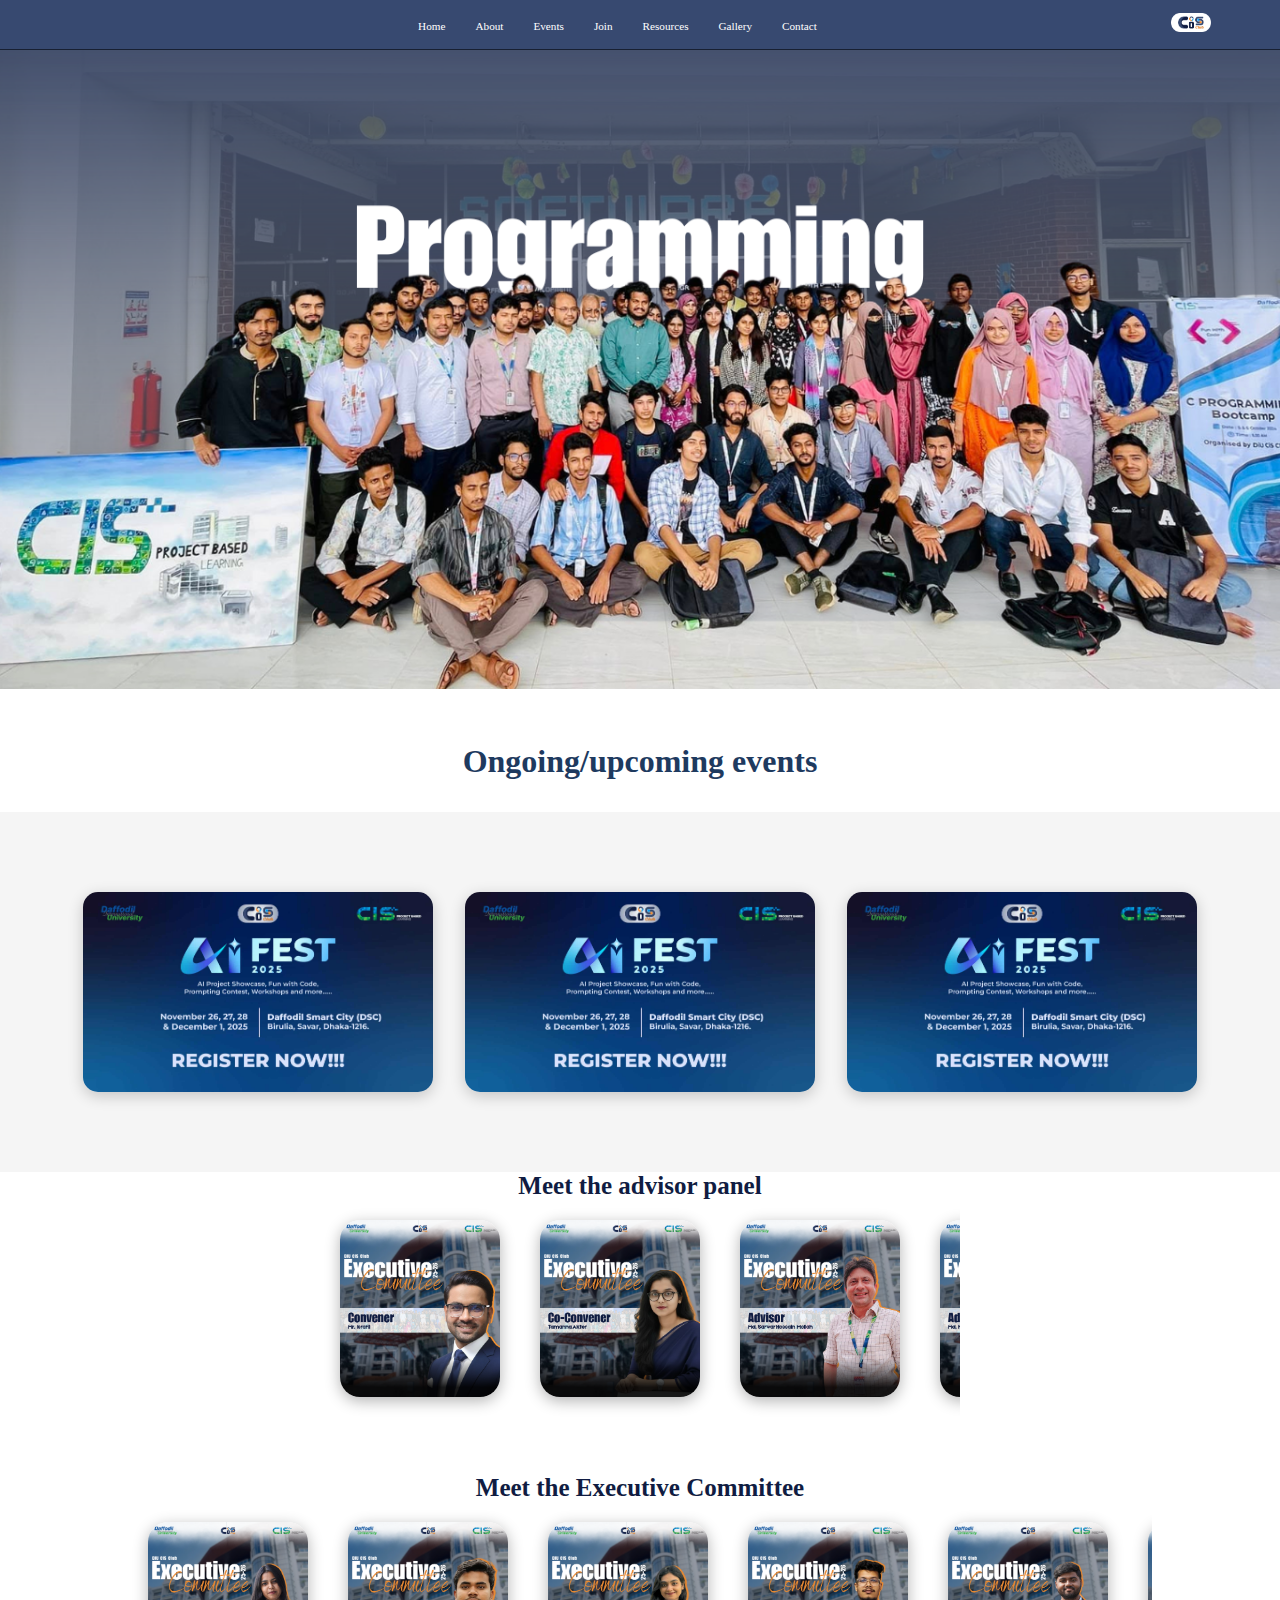
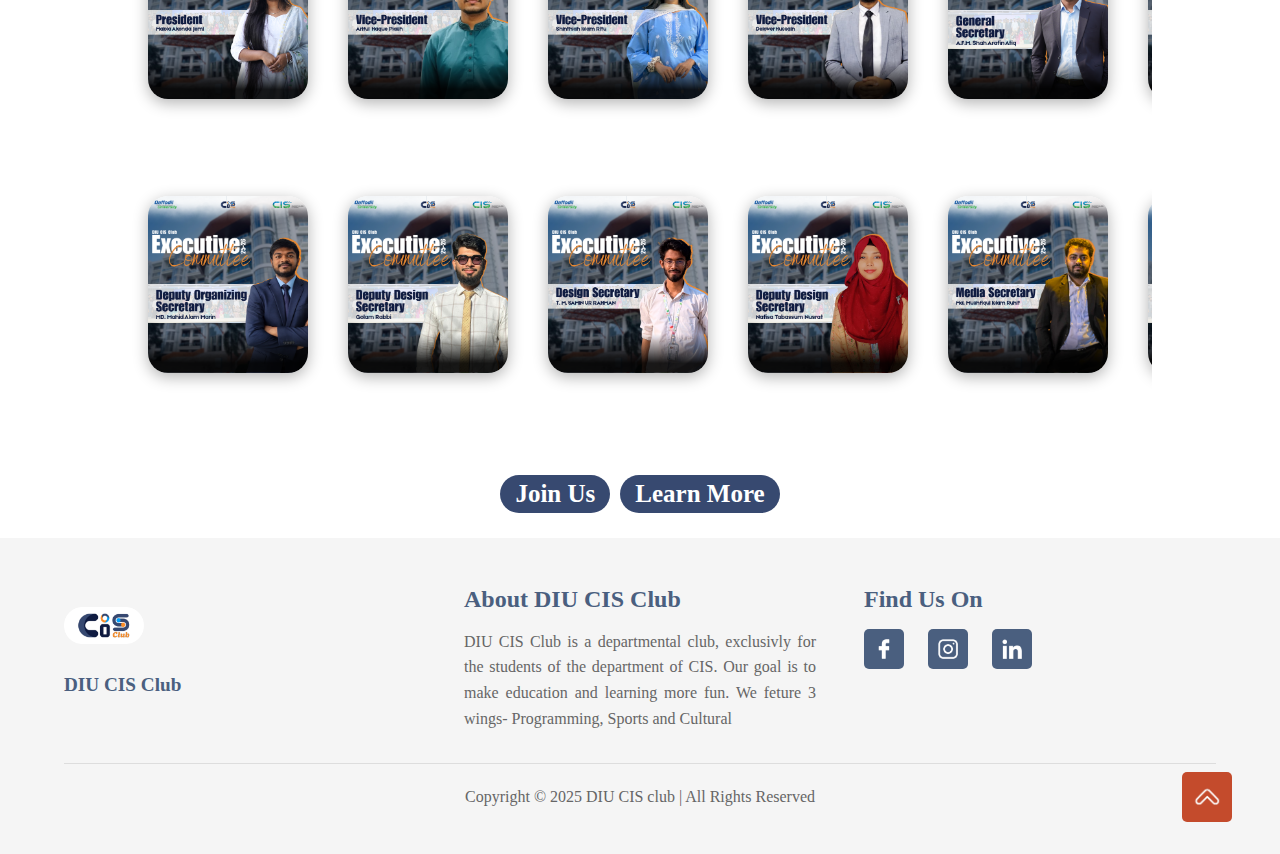
<file: index.html>
<!DOCTYPE html>
<html lang="en">
<head>
    <meta charset="UTF-8">
    <meta name="viewport" content="width=device-width, initial-scale=1.0">
    <title>DIU_CIS_Club_home</title>
    <link rel = "stylesheet" href = "style.css">
</head>
<body>
    
   <!--nav bar-->
   <nav>
    <ul class ="nav-links">
        <li> 
            <a href = "index.html">Home</a>
        </li>
        <li> 
            <a href = "about.html">About</a>
        </li>
        <li> 
            <a href = "events.html">Events</a>
        </li>
        <li> 
            <a href = "join.html">Join</a>
        </li>
        <li> 
            <a href = "resources.html">Resources</a>
        </li>
        <li> 
            <a href = "gallery.html">Gallery</a>
        </li>
        <li> 
            <a href = "contact.html">Contact</a>
        </li>
    </ul>

    <div class = "logo"> <img src ="clublogo.png" width = "40px"> </div>

   </nav>



<div class="hero-slider">
    <div class="hero-slide-track">
        <div class="hero-slide">
            <img src="hero/heroslide1.png" alt="Hero Image 1">
        </div>
        <div class="hero-slide">
            <img src="hero/heroslide2.png" alt="Hero Image 2">
        </div>
        <div class="hero-slide">
            <img src="hero/heroslide3.png" alt="Hero Image 3">
        </div>
    </div>

</div>



<h2 class="events-heading">Ongoing/upcoming events</h2>
<section class="events-section">
    <div class="events-container">
        <div class="event-card">
            <img src="event_img/event1.jpg" alt="AI Fest Event 1">
        </div>
        <div class="event-card">
            <img src="event_img/event1.jpg" alt="AI Fest Event 2">
        </div>
        <div class="event-card">
            <img src="event_img/event1.jpg" alt="AI Fest Event 3">
        </div>
    </div>
</section>







    <h1 class = "advsr">Meet the advisor panel<br></h1>
    <div class = "adv-slider">
        <div class = "adv-slide-track">
            
            <div class = "adv-slide">
                <img src = "excom/1.png">
            </div>
            <div class = "adv-slide">
                <img src = "excom/3.png">
            </div>
            <div class = "adv-slide">
                <img src = "excom/5.png">
            </div>
            <div class = "adv-slide">
                <img src = "excom/4.png">
            </div>
            <div class = "adv-slide">
                <img src = "excom/1.png">
            </div>
            <div class = "adv-slide">
                <img src = "excom/3.png">
            </div>
            <div class = "adv-slide">
                <img src = "excom/5.png">
            </div>
            <div class = "adv-slide">
                <img src = "excom/4.png">
            </div>
            <div class = "adv-slide">
                <img src = "excom/1.png">
            </div>
            <div class = "adv-slide">
                <img src = "excom/3.png">
            </div>
            <div class = "adv-slide">
                <img src = "excom/5.png">
            </div>
            <div class = "adv-slide">
                <img src = "excom/4.png">
            </div>

        </div>
    </div>






<h1 class = "excom">Meet the Executive Committee<br></h1>
    <div class = "excom-slider">
        <div class = "excom-slide-track">
            

            <div class = "adv-slide">
                <img src = "excom/7.png">
            </div>
            <div class = "adv-slide">
                <img src = "excom/8.png">
            </div>
            <div class = "adv-slide">
                <img src = "excom/9.png">
            </div>
            <div class = "adv-slide">
                <img src = "excom/10.png">
            </div>
            <div class = "adv-slide">
                <img src = "excom/11.png">
            </div>
            <div class = "adv-slide">
                <img src = "excom/12.png">
            </div>
            <div class = "adv-slide">
                <img src = "excom/13.png">
            </div>
            <div class = "adv-slide">
                <img src = "excom/14.png">
            </div>           
            <div class = "adv-slide">
                <img src = "excom/15.png">
            </div>
            <div class = "adv-slide">
                <img src = "excom/16.png">
            </div>
            <div class = "adv-slide">
                <img src = "excom/17.png">
            </div>
            <div class = "adv-slide">
                <img src = "excom/18.png">
            </div>
            <div class = "adv-slide">
                <img src = "excom/19.png">
            </div>
            <div class = "adv-slide">
                <img src = "excom/7.png">
            </div>
            <div class = "adv-slide">
                <img src = "excom/8.png">
            </div>
            <div class = "adv-slide">
                <img src = "excom/9.png">
            </div>
            <div class = "adv-slide">
                <img src = "excom/10.png">
            </div>
            <div class = "adv-slide">
                <img src = "excom/11.png">
            </div>
            <div class = "adv-slide">
                <img src = "excom/12.png">
            </div>
            <div class = "adv-slide">
                <img src = "excom/13.png">
            </div>
            <div class = "adv-slide">
                <img src = "excom/14.png">
            </div>           
            <div class = "adv-slide">
                <img src = "excom/15.png">
            </div>
            <div class = "adv-slide">
                <img src = "excom/16.png">
            </div>
            <div class = "adv-slide">
                <img src = "excom/17.png">
            </div>
            <div class = "adv-slide">
                <img src = "excom/18.png">
            </div>
            
        </div>
    </div>

<div class = "excom-slider">
        <div class = "excom-slide-track">
            
             <div class = "adv-slide">
                <img src = "excom/19.png">
            </div>           
            <div class = "adv-slide">
                <img src = "excom/21.png">
            </div>
            <div class = "adv-slide">
                <img src = "excom/20.png">
            </div>
            <div class = "adv-slide">
                <img src = "excom/22.png">
            </div>
            <div class = "adv-slide">
                <img src = "excom/23.png">
            </div>
            <div class = "adv-slide">
                <img src = "excom/24.png">
            </div>
            <div class = "adv-slide">
                <img src = "excom/25.png">
            </div>
            <div class = "adv-slide">
                <img src = "excom/26.png">
            </div>
            <div class = "adv-slide">
                <img src = "excom/27.png">
            </div>
            <div class = "adv-slide">
                <img src = "excom/28.png">
            </div>
            <div class = "adv-slide">
                <img src = "excom/29.png">
            </div>
            <div class = "adv-slide">
                <img src = "excom/30.png">
            </div>
            <div class = "adv-slide">
                <img src = "excom/31.png">
            </div>
            <div class = "adv-slide">
                <img src = "excom/32.png">
            </div>
             <div class = "adv-slide">
                <img src = "excom/19.png">
            </div>           
            <div class = "adv-slide">
                <img src = "excom/21.png">
            </div>
            <div class = "adv-slide">
                <img src = "excom/20.png">
            </div>
            <div class = "adv-slide">
                <img src = "excom/22.png">
            </div>
            <div class = "adv-slide">
                <img src = "excom/23.png">
            </div>
            <div class = "adv-slide">
                <img src = "excom/24.png">
            </div>
            <div class = "adv-slide">
                <img src = "excom/25.png">
            </div>
            <div class = "adv-slide">
                <img src = "excom/26.png">
            </div>
            <div class = "adv-slide">
                <img src = "excom/27.png">
            </div>
            <div class = "adv-slide">
                <img src = "excom/28.png">
            </div>
            <div class = "adv-slide">
                <img src = "excom/29.png">
            </div>
            <div class = "adv-slide">
                <img src = "excom/30.png">
            </div>
            <div class = "adv-slide">
                <img src = "excom/31.png">
            </div>
            <div class = "adv-slide">
                <img src = "excom/32.png">
            </div>


        </div>
    </div>
   
    






<div class="bottom-buttons">
    <a href="join.html" class="btn">Join Us</a>
    <a href="about.html" class="btn">Learn More</a>
</div>






<footer class="footer">
    <div class="footer-content">
        <div class="footer-section">
            <div class="footer-logo">
                <img src="clublogo.png" alt="Club Logo">
            </div>
            <h3>DIU CIS Club</h3>
        </div>
        
        <div class="footer-section">
            <h2>About DIU CIS Club</h2>
            <p>DIU CIS Club is a departmental club, exclusivly for the students of the department of CIS. Our goal is to make education and learning more fun. We feture 3 wings- Programming, Sports and Cultural </p>
        </div>
        
        <div class="footer-section">
            <h2>Find Us On</h2>
            <div class="social-icons">
                <a href="https://www.facebook.com/diucisclub"><img src="icons/fb.png" alt="Facebook"></a>
                <a href="#"><img src="icons/ig.png" alt="Instagram"></a>
                <a href="#"><img src="icons/lin.png" alt="LinkedIn"></a>
            </div>
        </div>
    </div>
    
    <div class="footer-bottom">
        <p>Copyright © 2025 DIU CIS club | All Rights Reserved</p>
    </div>
    
    <a href="#" class="scroll-to-top">
        <img src="icons/top.png">
        <i class="fas fa-chevron-up"></i>
    </a>
</footer>






</body>
</html>
</file>
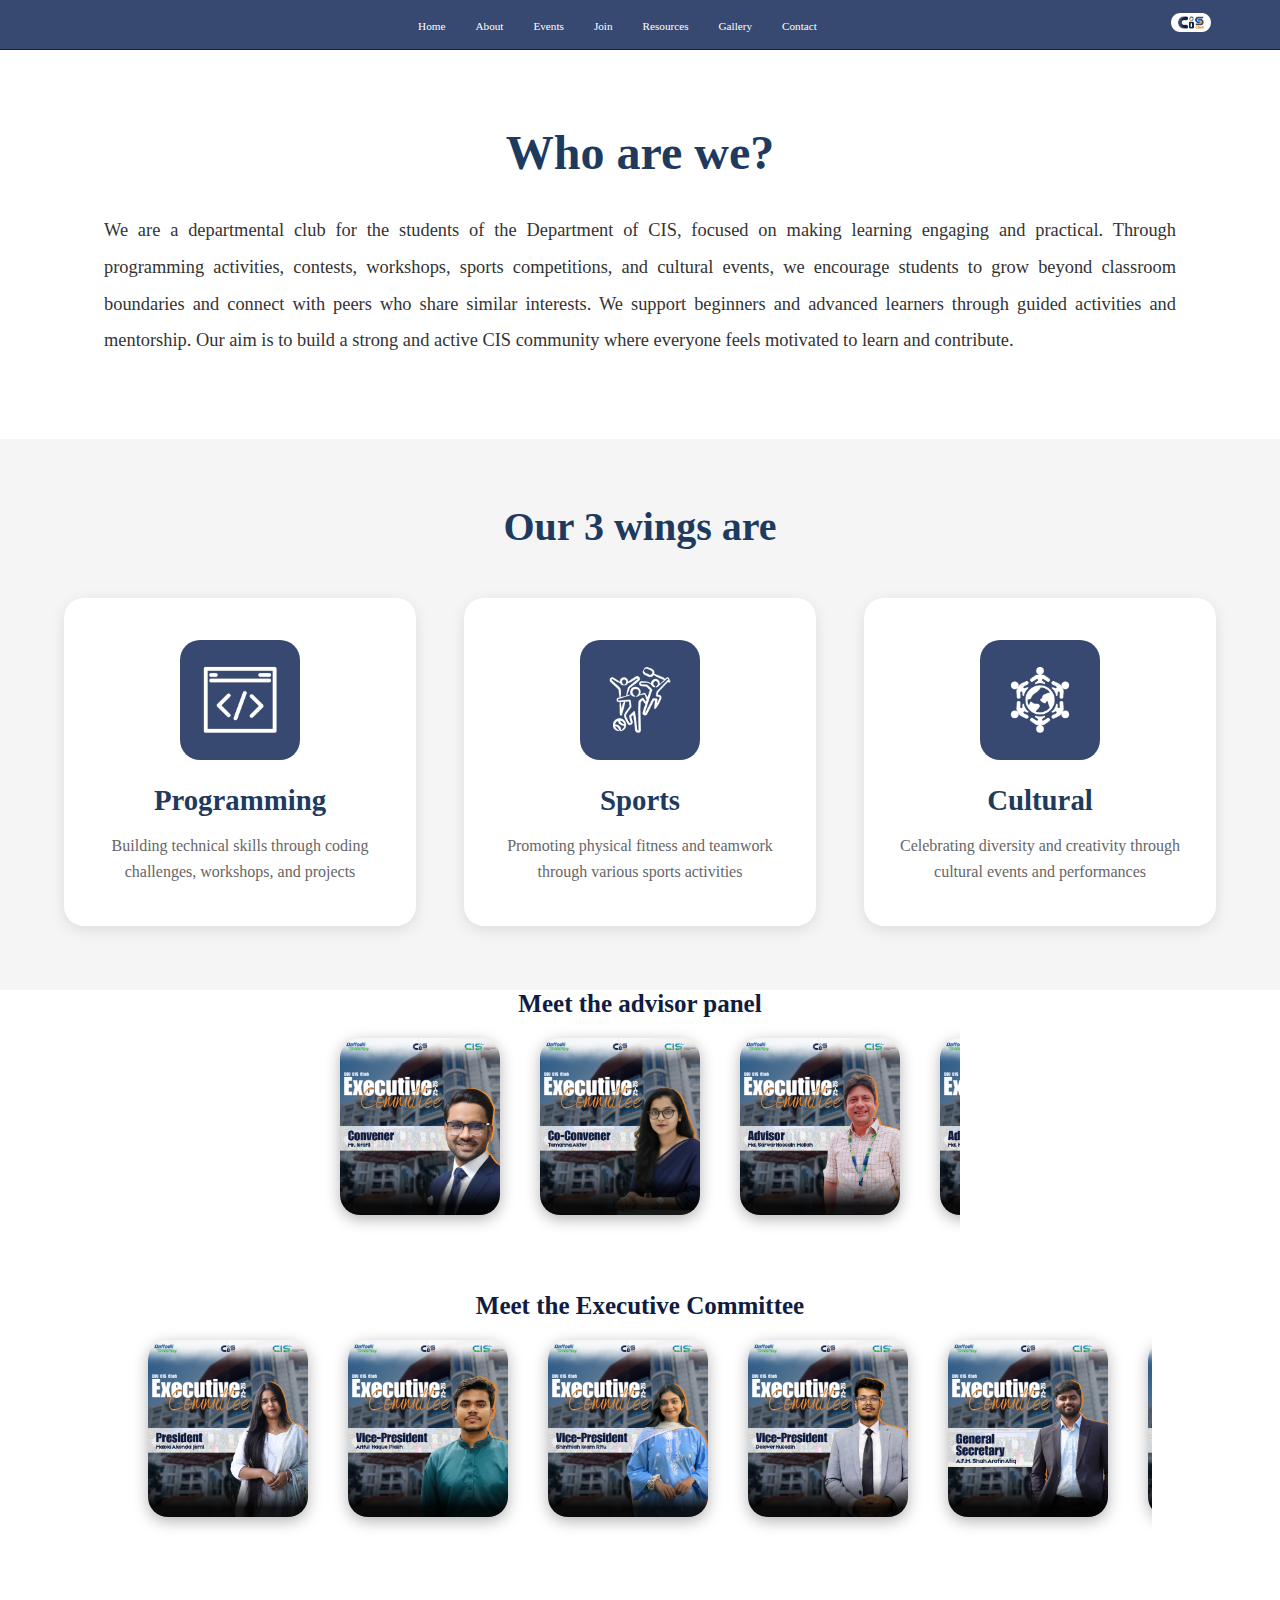
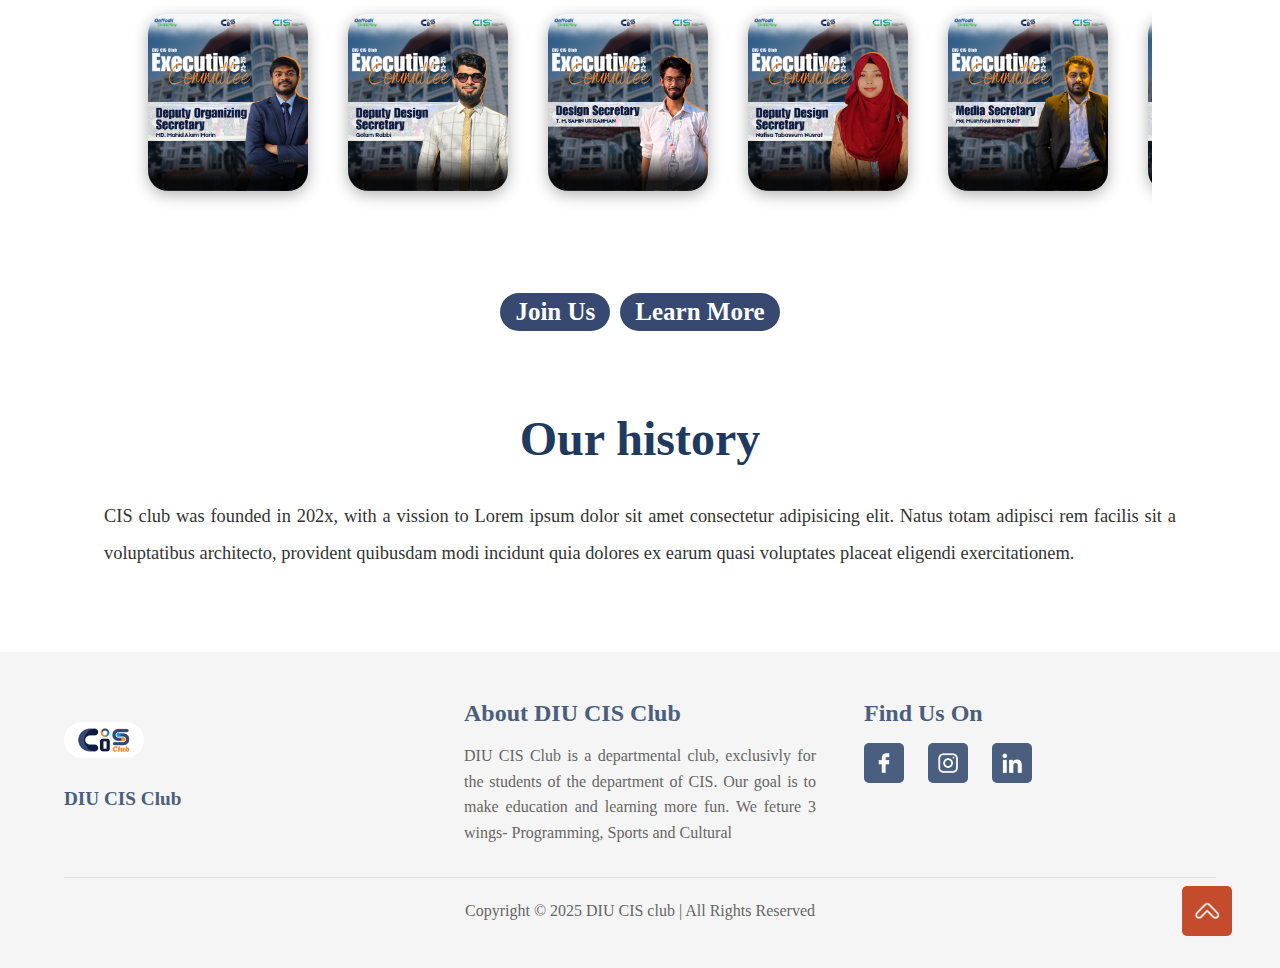
<file: about.html>
<!DOCTYPE html>
<html lang="en">
<head>
    <meta charset="UTF-8">
    <meta name="viewport" content="width=device-width, initial-scale=1.0">
    <title>DIU_CIS_Club_aboutus</title>
    <link rel = "stylesheet" href = "style.css">
</head>
<body>
    
   <!--nav bar-->
   <nav>
    <ul class ="nav-links">
        <li> 
            <a href = "index.html">Home</a>
        </li>
        <li> 
            <a href = "about.html">About</a>
        </li>
        <li> 
            <a href = "events.html">Events</a>
        </li>
        <li> 
            <a href = "join.html">Join</a>
        </li>
        <li> 
            <a href = "resources.html">Resources</a>
        </li>
        <li> 
            <a href = "gallery.html">Gallery</a>
        </li>
        <li> 
            <a href = "contact.html">Contact</a>
        </li>
    </ul>

    <div class = "logo"> <img src ="clublogo.png" width = "40px"> </div>

   </nav>





<section class="about-hero">
    <h1 class="about-title">Who are we?</h1>
    <p class="about-description">
        We are a departmental club for the students of the Department of CIS, focused on making learning engaging and practical. Through programming activities, contests, workshops, sports competitions, and cultural events, we encourage students to grow beyond classroom boundaries and connect with peers who share similar interests. We support beginners and advanced learners through guided activities and mentorship. Our aim is to build a strong and active CIS community where everyone feels motivated to learn and contribute.
    </p>
</section>

<section class="wings-section">
    <h2 class="wings-title">Our 3 wings are</h2>
    <div class="wings-container">
        <div class="wing-card">
            <div class="wing-icon">
                <img src="icons/prog.png" alt="Programming">
            </div>
            <h3>Programming</h3>
            <p>Building technical skills through coding challenges, workshops, and projects</p>
        </div>
        
        <div class="wing-card">
            <div class="wing-icon">
                <img src="icons/sport.png" alt="Sports">
            </div>
            <h3>Sports</h3>
            <p>Promoting physical fitness and teamwork through various sports activities</p>
        </div>
        
        <div class="wing-card">
            <div class="wing-icon">
                <img src="icons/cultural.png" alt="Cultural">
            </div>
            <h3>Cultural</h3>
            <p>Celebrating diversity and creativity through cultural events and performances</p>
        </div>
    </div>
</section>






    <!--advisor panel-->
    <h1 class = "advsr">Meet the advisor panel<br></h1>
    <div class = "adv-slider">
        <div class = "adv-slide-track">
            
            <div class = "adv-slide">
                <img src = "excom/1.png">
            </div>
            <div class = "adv-slide">
                <img src = "excom/3.png">
            </div>
            <div class = "adv-slide">
                <img src = "excom/5.png">
            </div>
            <div class = "adv-slide">
                <img src = "excom/4.png">
            </div>
            <div class = "adv-slide">
                <img src = "excom/1.png">
            </div>
            <div class = "adv-slide">
                <img src = "excom/3.png">
            </div>
            <div class = "adv-slide">
                <img src = "excom/5.png">
            </div>
            <div class = "adv-slide">
                <img src = "excom/4.png">
            </div>
            <div class = "adv-slide">
                <img src = "excom/1.png">
            </div>
            <div class = "adv-slide">
                <img src = "excom/3.png">
            </div>
            <div class = "adv-slide">
                <img src = "excom/5.png">
            </div>
            <div class = "adv-slide">
                <img src = "excom/4.png">
            </div>

        </div>
    </div>



<h1 class = "excom">Meet the Executive Committee<br></h1>
    <div class = "excom-slider">
        <div class = "excom-slide-track">
            

            <div class = "adv-slide">
                <img src = "excom/7.png">
            </div>
            <div class = "adv-slide">
                <img src = "excom/8.png">
            </div>
            <div class = "adv-slide">
                <img src = "excom/9.png">
            </div>
            <div class = "adv-slide">
                <img src = "excom/10.png">
            </div>
            <div class = "adv-slide">
                <img src = "excom/11.png">
            </div>
            <div class = "adv-slide">
                <img src = "excom/12.png">
            </div>
            <div class = "adv-slide">
                <img src = "excom/13.png">
            </div>
            <div class = "adv-slide">
                <img src = "excom/14.png">
            </div>           
            <div class = "adv-slide">
                <img src = "excom/15.png">
            </div>
            <div class = "adv-slide">
                <img src = "excom/16.png">
            </div>
            <div class = "adv-slide">
                <img src = "excom/17.png">
            </div>
            <div class = "adv-slide">
                <img src = "excom/18.png">
            </div>
            <div class = "adv-slide">
                <img src = "excom/19.png">
            </div>
            <div class = "adv-slide">
                <img src = "excom/7.png">
            </div>
            <div class = "adv-slide">
                <img src = "excom/8.png">
            </div>
            <div class = "adv-slide">
                <img src = "excom/9.png">
            </div>
            <div class = "adv-slide">
                <img src = "excom/10.png">
            </div>
            <div class = "adv-slide">
                <img src = "excom/11.png">
            </div>
            <div class = "adv-slide">
                <img src = "excom/12.png">
            </div>
            <div class = "adv-slide">
                <img src = "excom/13.png">
            </div>
            <div class = "adv-slide">
                <img src = "excom/14.png">
            </div>           
            <div class = "adv-slide">
                <img src = "excom/15.png">
            </div>
            <div class = "adv-slide">
                <img src = "excom/16.png">
            </div>
            <div class = "adv-slide">
                <img src = "excom/17.png">
            </div>
            <div class = "adv-slide">
                <img src = "excom/18.png">
            </div>
            
        </div>
    </div>

<div class = "excom-slider">
        <div class = "excom-slide-track">
            
             <div class = "adv-slide">
                <img src = "excom/19.png">
            </div>           
            <div class = "adv-slide">
                <img src = "excom/21.png">
            </div>
            <div class = "adv-slide">
                <img src = "excom/20.png">
            </div>
            <div class = "adv-slide">
                <img src = "excom/22.png">
            </div>
            <div class = "adv-slide">
                <img src = "excom/23.png">
            </div>
            <div class = "adv-slide">
                <img src = "excom/24.png">
            </div>
            <div class = "adv-slide">
                <img src = "excom/25.png">
            </div>
            <div class = "adv-slide">
                <img src = "excom/26.png">
            </div>
            <div class = "adv-slide">
                <img src = "excom/27.png">
            </div>
            <div class = "adv-slide">
                <img src = "excom/28.png">
            </div>
            <div class = "adv-slide">
                <img src = "excom/29.png">
            </div>
            <div class = "adv-slide">
                <img src = "excom/30.png">
            </div>
            <div class = "adv-slide">
                <img src = "excom/31.png">
            </div>
            <div class = "adv-slide">
                <img src = "excom/32.png">
            </div>
             <div class = "adv-slide">
                <img src = "excom/19.png">
            </div>           
            <div class = "adv-slide">
                <img src = "excom/21.png">
            </div>
            <div class = "adv-slide">
                <img src = "excom/20.png">
            </div>
            <div class = "adv-slide">
                <img src = "excom/22.png">
            </div>
            <div class = "adv-slide">
                <img src = "excom/23.png">
            </div>
            <div class = "adv-slide">
                <img src = "excom/24.png">
            </div>
            <div class = "adv-slide">
                <img src = "excom/25.png">
            </div>
            <div class = "adv-slide">
                <img src = "excom/26.png">
            </div>
            <div class = "adv-slide">
                <img src = "excom/27.png">
            </div>
            <div class = "adv-slide">
                <img src = "excom/28.png">
            </div>
            <div class = "adv-slide">
                <img src = "excom/29.png">
            </div>
            <div class = "adv-slide">
                <img src = "excom/30.png">
            </div>
            <div class = "adv-slide">
                <img src = "excom/31.png">
            </div>
            <div class = "adv-slide">
                <img src = "excom/32.png">
            </div>


        </div>
    </div>
    


<div class="bottom-buttons">
    <a href="join.html" class="btn">Join Us</a>
    <a href="about.html" class="btn">Learn More</a>
</div>





<section class="about-hero">
    <h1 class="about-title">Our history</h1>
    <p class="about-description">
        CIS club was founded in 202x, with a vission to Lorem ipsum dolor sit amet consectetur adipisicing elit. Natus totam adipisci rem facilis sit a voluptatibus architecto, provident quibusdam modi incidunt quia dolores ex earum quasi voluptates placeat eligendi exercitationem.
    </p>
</section>










    <footer class="footer">
    <div class="footer-content">
        <div class="footer-section">
            <div class="footer-logo">
                <img src="clublogo.png" alt="Club Logo">
            </div>
            <h3>DIU CIS Club</h3>
        </div>
        
        <div class="footer-section">
            <h2>About DIU CIS Club</h2>
            <p>DIU CIS Club is a departmental club, exclusivly for the students of the department of CIS. Our goal is to make education and learning more fun. We feture 3 wings- Programming, Sports and Cultural </p>
        </div>
        
        <div class="footer-section">
            <h2>Find Us On</h2>
            <div class="social-icons">
                <a href="https://www.facebook.com/diucisclub"><img src="icons/fb.png" alt="Facebook"></a>
                <a href="#"><img src="icons/ig.png" alt="Instagram"></a>
                <a href="#"><img src="icons/lin.png" alt="LinkedIn"></a>
            </div>
        </div>
    </div>
    
    <div class="footer-bottom">
        <p>Copyright © 2025 DIU CIS club | All Rights Reserved</p>
    </div>
    
    <a href="#" class="scroll-to-top">
        <img src="icons/top.png">
        <i class="fas fa-chevron-up"></i>
    </a>
</footer>






</body>
</html>
</file>
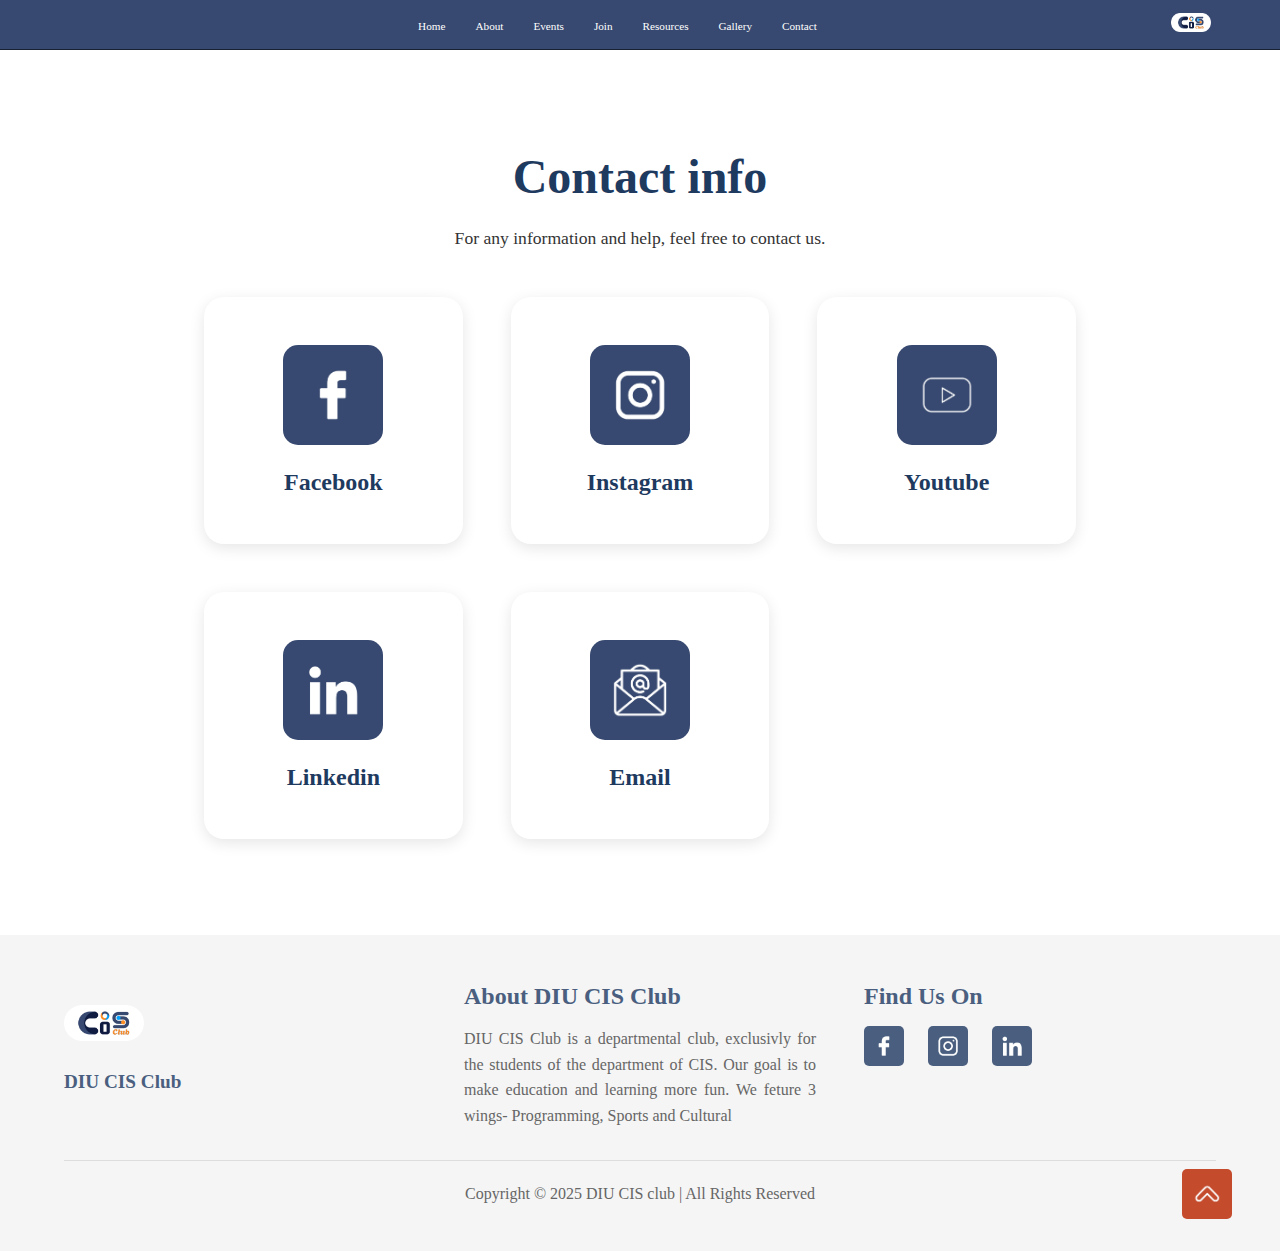
<file: contact.html>
<!DOCTYPE html>
<html lang="en">
<head>
    <meta charset="UTF-8">
    <meta name="viewport" content="width=device-width, initial-scale=1.0">
    <title>DIU_CIS_Club_contact</title>
    <link rel = "stylesheet" href = "style.css">
</head>
<body>
    
   <!--nav bar-->
   <nav>
    <ul class ="nav-links">
        <li> 
            <a href = "index.html">Home</a>
        </li>
        <li> 
            <a href = "about.html">About</a>
        </li>
        <li> 
            <a href = "events.html">Events</a>
        </li>
        <li> 
            <a href = "join.html">Join</a>
        </li>
        <li> 
            <a href = "resources.html">Resources</a>
        </li>
        <li> 
            <a href = "gallery.html">Gallery</a>
        </li>
        <li> 
            <a href = "contact.html">Contact</a>
        </li>
    </ul>

    <div class = "logo"> <img src ="clublogo.png" width = "40px"> </div>

   </nav>
   


  <section class="contact-info-section">
       <div class="contact-info-header">
           <h2 class="contact-info-title">Contact info</h2>
       </div>
       <p class="contact-info-description">For any information and help, feel free to contact us.</p>
       
       <div class="contact-cards-container">
           <a href="https://www.facebook.com/diucisclub" class="contact-card" target="_blank">
               <div class="contact-icon">
                   <img src="icons/fb.png" alt="Facebook">
               </div>
               <h3>Facebook</h3>
           </a>

           <a href="https://www.linkedin.com/company/YOUR_COMPANY" class="contact-card" target="_blank">
               <div class="contact-icon">
                   <img src="icons/ig.png" alt="Instagram">
               </div>
               <h3>Instagram</h3>
           </a>

           <a href="https://www.linkedin.com/company/YOUR_COMPANY" class="contact-card" target="_blank">
               <div class="contact-icon">
                   <img src="icons/yt.png" alt="Youtube">
               </div>
               <h3>Youtube</h3>
           </a>



           <a href="https://www.linkedin.com/company/YOUR_COMPANY" class="contact-card" target="_blank">
               <div class="contact-icon">
                   <img src="icons/lin.png" alt="LinkedIn">
               </div>
               <h3>Linkedin</h3>
           </a>

           <a class="contact-card">
               <div class="contact-icon">
                   <img src="icons/mail.png" alt="Email">
               </div>
               <h3>Email</h3>
           </a>
       </div>
   </section>










<footer class="footer">
    <div class="footer-content">
        <div class="footer-section">
            <div class="footer-logo">
                <img src="clublogo.png" alt="Club Logo">
            </div>
            <h3>DIU CIS Club</h3>
        </div>
        
        <div class="footer-section">
            <h2>About DIU CIS Club</h2>
            <p>DIU CIS Club is a departmental club, exclusivly for the students of the department of CIS. Our goal is to make education and learning more fun. We feture 3 wings- Programming, Sports and Cultural </p>
        </div>
        
        <div class="footer-section">
            <h2>Find Us On</h2>
            <div class="social-icons">
                <a href="https://www.facebook.com/diucisclub"><img src="icons/fb.png" alt="Facebook"></a>
                <a href="#"><img src="icons/ig.png" alt="Instagram"></a>
                <a href="#"><img src="icons/lin.png" alt="LinkedIn"></a>
            </div>
        </div>
    </div>
    
    <div class="footer-bottom">
        <p>Copyright © 2025 DIU CIS club | All Rights Reserved</p>
    </div>
    
    <a href="#" class="scroll-to-top">
        <img src="icons/top.png">
        <i class="fas fa-chevron-up"></i>
    </a>
</footer>





</body>
</html>
</file>
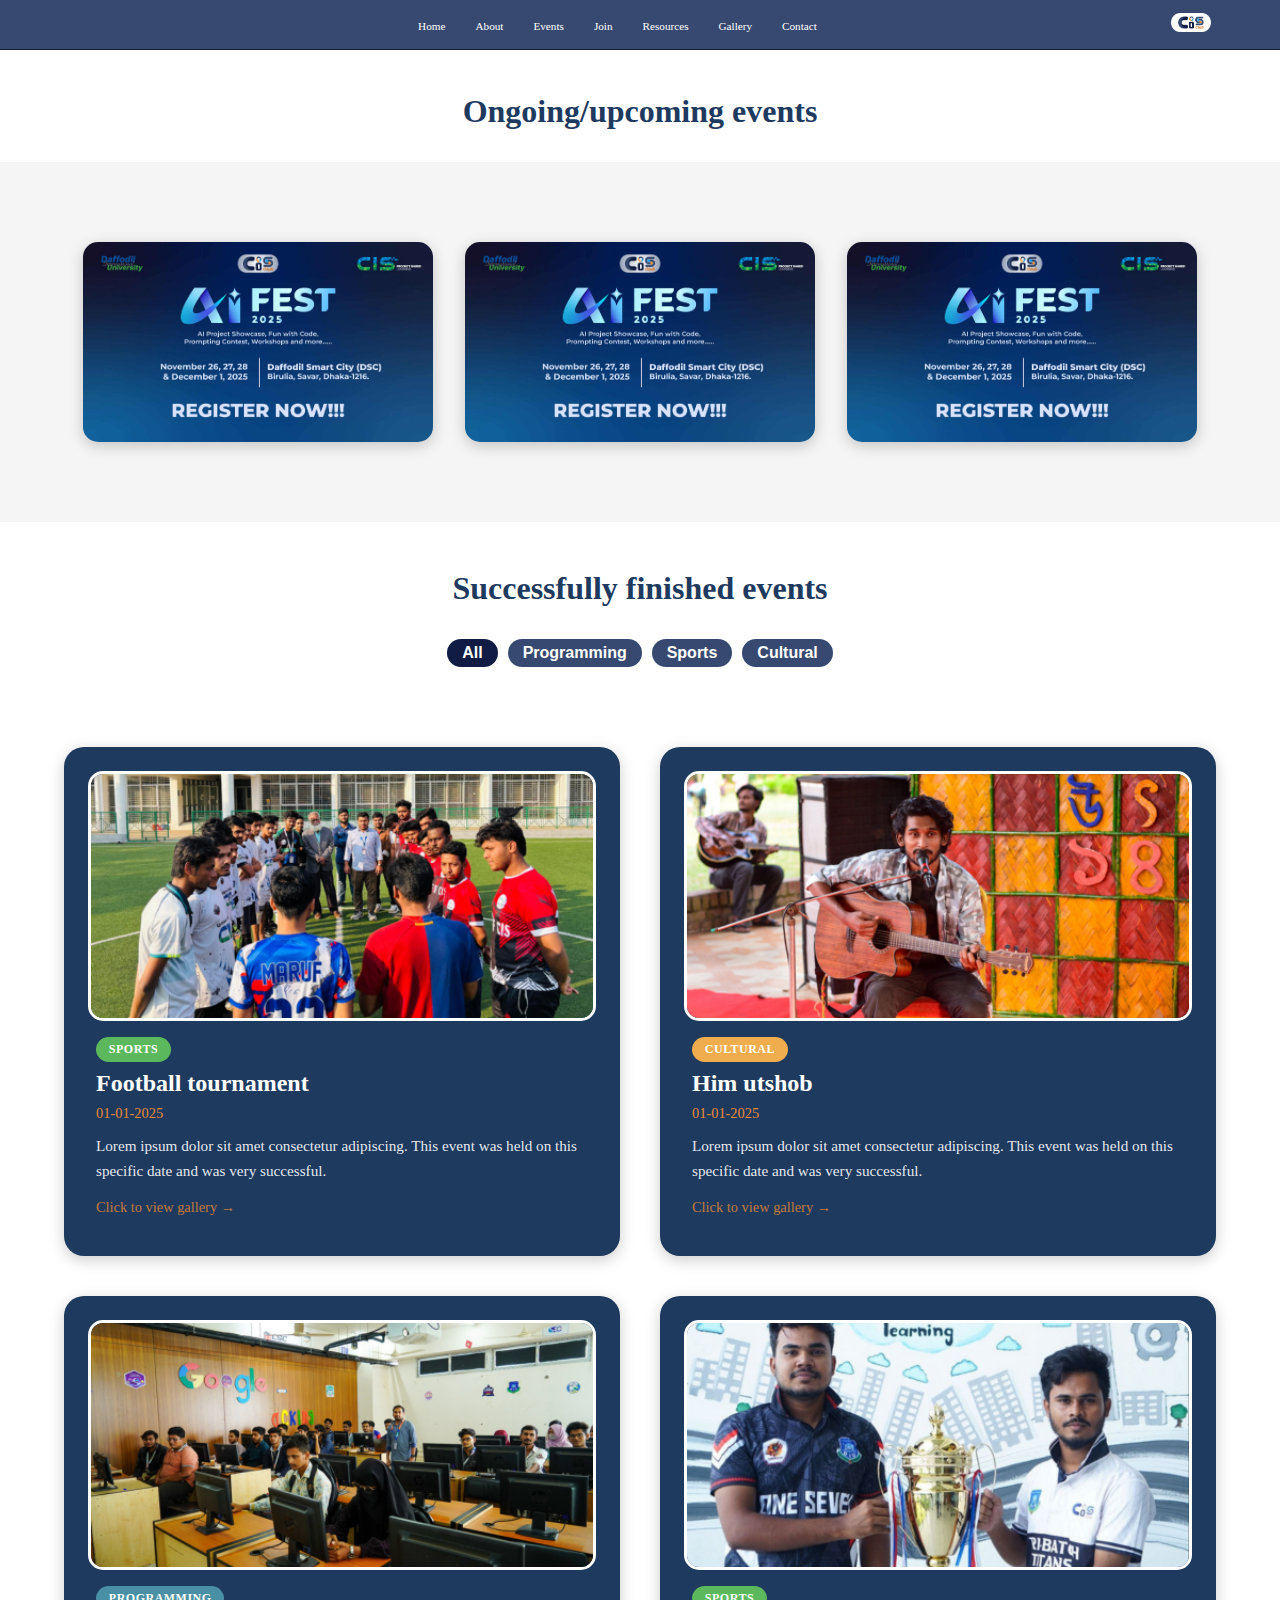
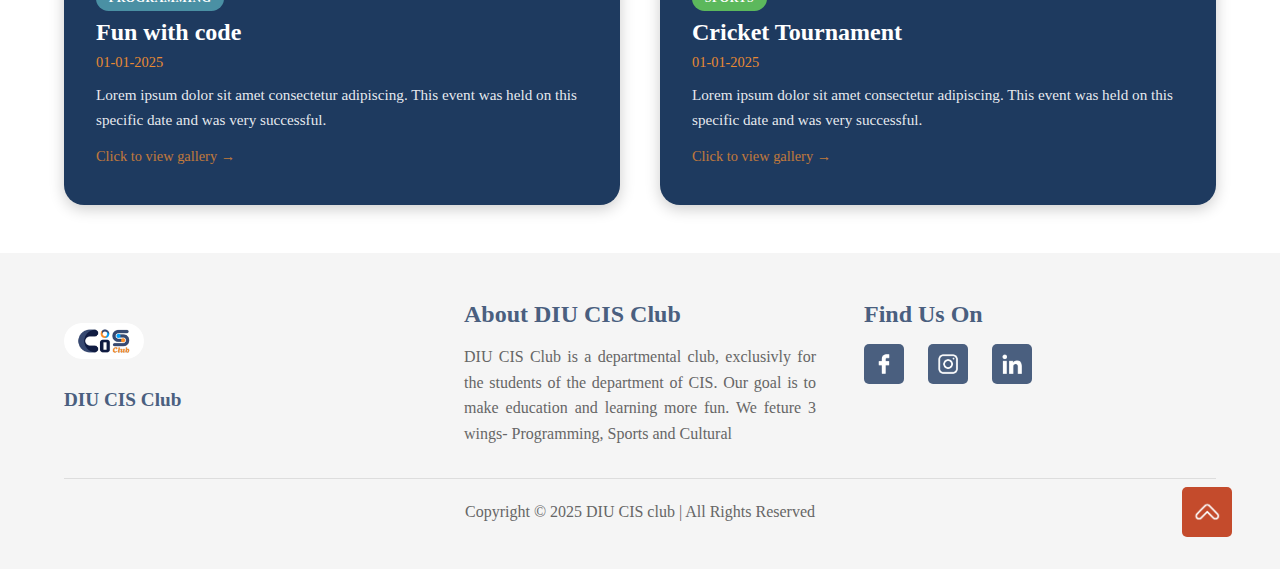
<file: events.html>
<!DOCTYPE html>
<html lang="en">
<head>
    <meta charset="UTF-8">
    <meta name="viewport" content="width=device-width, initial-scale=1.0">
    <title>DIU_CIS_Club_events</title>
    <link rel = "stylesheet" href = "style.css">
</head>
<body>
    
   <nav>
    <ul class ="nav-links">
        <li> 
            <a href = "index.html">Home</a>
        </li>
        <li> 
            <a href = "about.html">About</a>
        </li>
        <li> 
            <a href = "events.html">Events</a>
        </li>
        <li> 
            <a href = "join.html">Join</a>
        </li>
        <li> 
            <a href = "resources.html">Resources</a>
        </li>
        <li> 
            <a href = "gallery.html">Gallery</a>
        </li>
        <li> 
            <a href = "contact.html">Contact</a>
        </li>
    </ul>

    <div class = "logo"> <img src ="clublogo.png" width = "40px"> </div>

   </nav>
   


<h2 class="events-heading">Ongoing/upcoming events</h2>
<section class="events-section">
    <div class="events-container">
        <div class="event-card">
            <img src="event_img/event1.jpg" alt="AI Fest Event 1">
        </div>
        <div class="event-card">
            <img src="event_img/event1.jpg" alt="AI Fest Event 2">
        </div>
        <div class="event-card">
            <img src="event_img/event1.jpg" alt="AI Fest Event 3">
        </div>
    </div>
</section>




<h2 class="events-heading">Successfully finished events</h2>

<!-- Filter Buttons -->
<div class="filter-container">
    <button class="filter-btn active" data-filter="all">All</button>
    <button class="filter-btn" data-filter="programming">Programming</button>
    <button class="filter-btn" data-filter="sports">Sports</button>
    <button class="filter-btn" data-filter="cultural">Cultural</button>
</div>

<section class="past-events-section">
    <div class="past-events-container">

<!-- Event 1 - SPORTS -->
<a href="gallery.html#event1-gallery" class="past-event-card" data-category="sports">
    <div class="past-event-image">
        <img src="past_eve/eve1.png" alt="Event 1">
    </div>
    <div class="past-event-info">
        <span class="event-category-tag sports">Sports</span>
        <h3>Football tournament</h3>
        <p class="event-date">01-01-2025</p>
        <p class="event-description">Lorem ipsum dolor sit amet consectetur adipiscing. This event was held on this specific date and was very successful.</p>
        <span class="view-gallery-hint">Click to view gallery →</span>
    </div>
</a>

<!-- Event 2 - CULTURAL -->
<a href="gallery.html#event2-gallery" class="past-event-card" data-category="cultural">
    <div class="past-event-image">
        <img src="past_eve/eve2.png" alt="Event 2">
    </div>
    <div class="past-event-info">
        <span class="event-category-tag cultural">Cultural</span>
        <h3>Him utshob</h3>
        <p class="event-date">01-01-2025</p>
        <p class="event-description">Lorem ipsum dolor sit amet consectetur adipiscing. This event was held on this specific date and was very successful.</p>
        <span class="view-gallery-hint">Click to view gallery →</span>
    </div>
</a>

<!-- Event 3 - PROGRAMMING -->
<a href="gallery.html#event3-gallery" class="past-event-card" data-category="programming">
    <div class="past-event-image">
        <img src="past_eve/eve3.png" alt="Event 3">
    </div>
    <div class="past-event-info">
        <span class="event-category-tag programming">Programming</span>
        <h3>Fun with code</h3>
        <p class="event-date">01-01-2025</p>
        <p class="event-description">Lorem ipsum dolor sit amet consectetur adipiscing. This event was held on this specific date and was very successful.</p>
        <span class="view-gallery-hint">Click to view gallery →</span>
    </div>
</a>

<!-- Event 4 - SPORTS -->
<a href="gallery.html#event4-gallery" class="past-event-card" data-category="sports">
    <div class="past-event-image">
        <img src="past_eve/eve4.png" alt="Event 4">
    </div>
    <div class="past-event-info">
        <span class="event-category-tag sports">Sports</span>
        <h3>Cricket Tournament</h3>
        <p class="event-date">01-01-2025</p>
        <p class="event-description">Lorem ipsum dolor sit amet consectetur adipiscing. This event was held on this specific date and was very successful.</p>
        <span class="view-gallery-hint">Click to view gallery →</span>
    </div>
</a>


    </div>
</section>




<footer class="footer">
    <div class="footer-content">
        <div class="footer-section">
            <div class="footer-logo">
                <img src="clublogo.png" alt="Club Logo">
            </div>
            <h3>DIU CIS Club</h3>
        </div>
        
        <div class="footer-section">
            <h2>About DIU CIS Club</h2>
            <p>DIU CIS Club is a departmental club, exclusivly for the students of the department of CIS. Our goal is to make education and learning more fun. We feture 3 wings- Programming, Sports and Cultural </p>
        </div>
        
        <div class="footer-section">
            <h2>Find Us On</h2>
            <div class="social-icons">
                <a href="https://www.facebook.com/diucisclub"><img src="icons/fb.png" alt="Facebook"></a>
                <a href="#"><img src="icons/ig.png" alt="Instagram"></a>
                <a href="#"><img src="icons/lin.png" alt="LinkedIn"></a>
            </div>
        </div>
    </div>
    
    <div class="footer-bottom">
        <p>Copyright © 2025 DIU CIS club | All Rights Reserved</p>
    </div>
    
    <a href="#" class="scroll-to-top">
        <img src="icons/top.png">
        <i class="fas fa-chevron-up"></i>
    </a>
</footer>


<script src="app.js"></script>


</body>
</html>
</file>
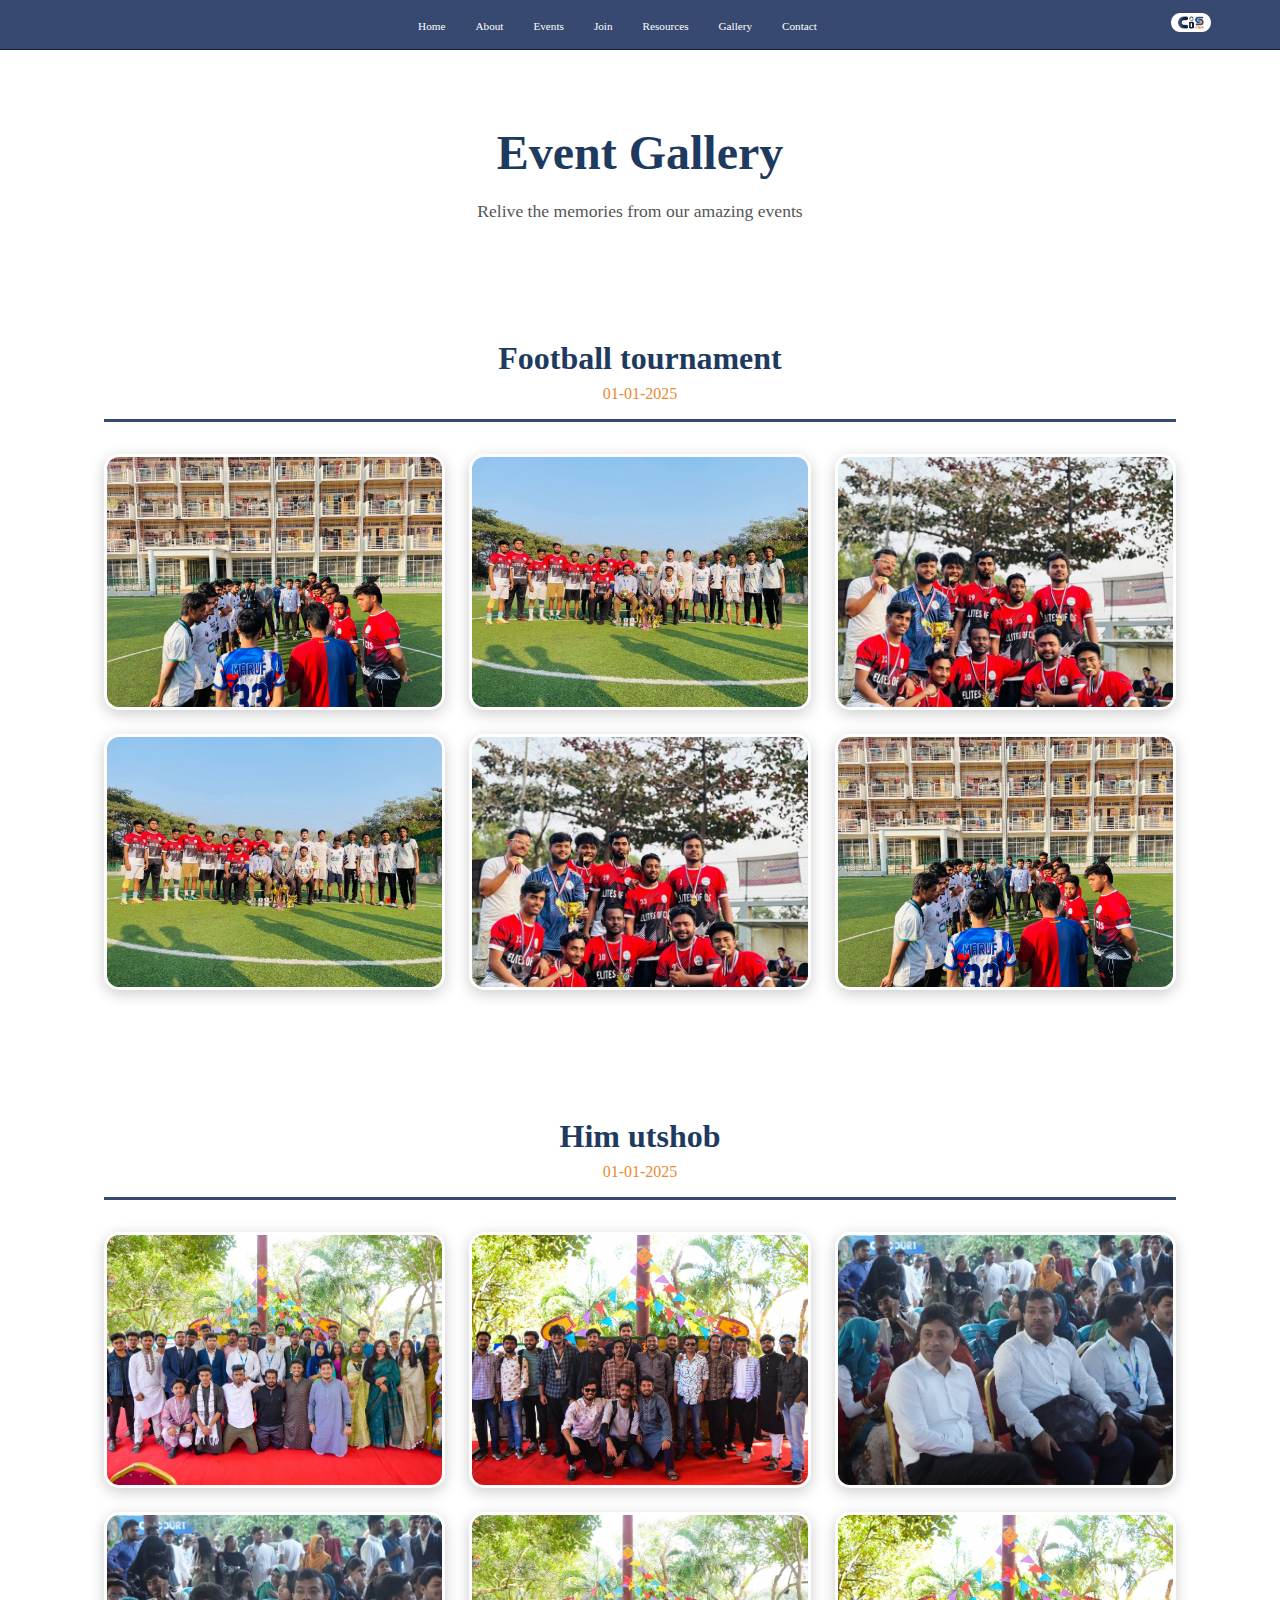
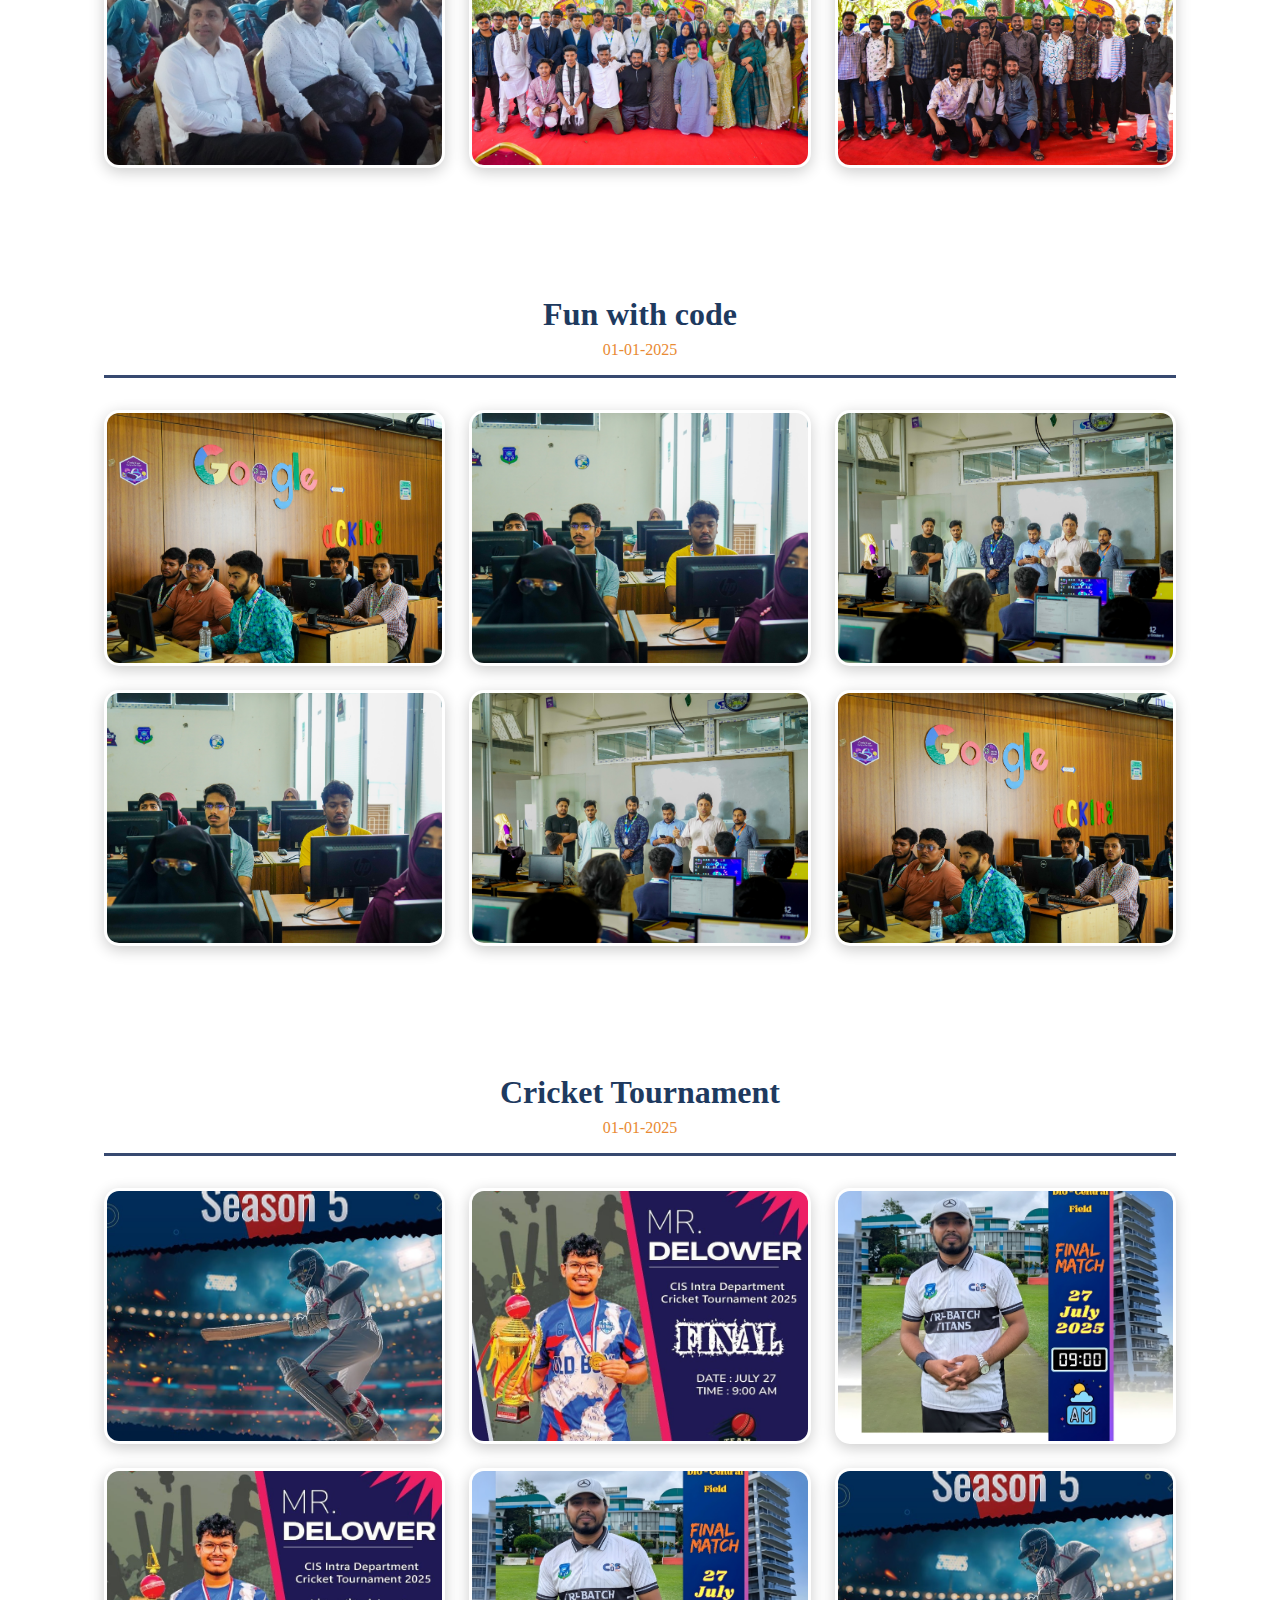
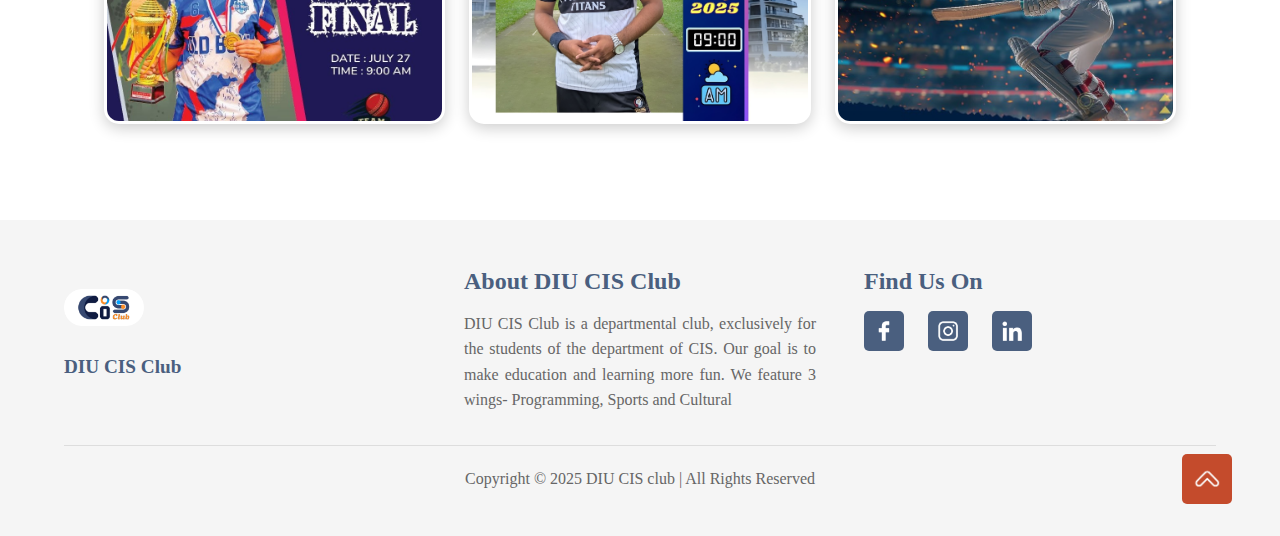
<file: gallery.html>
<!DOCTYPE html>
<html lang="en">
<head>
    <meta charset="UTF-8">
    <meta name="viewport" content="width=device-width, initial-scale=1.0">
    <title>DIU_CIS_Club_gallery</title>
    <link rel="stylesheet" href="style.css">
</head>
<body>

    <!--nav bar-->
   <nav>
    <ul class ="nav-links">
        <li> 
            <a href = "index.html">Home</a>
        </li>
        <li> 
            <a href = "about.html">About</a>
        </li>
        <li> 
            <a href = "events.html">Events</a>
        </li>
        <li> 
            <a href = "join.html">Join</a>
        </li>
        <li> 
            <a href = "resources.html">Resources</a>
        </li>
        <li> 
            <a href = "gallery.html">Gallery</a>
        </li>
        <li> 
            <a href = "contact.html">Contact</a>
        </li>
    </ul>

    <div class = "logo"> <img src ="clublogo.png" width = "40px"> </div>

   </nav>


    <!-- Gallery Title -->
    <section class="gallery-hero">
        <h1 class="gallery-title">Event Gallery</h1>
        <p class="gallery-description">Relive the memories from our amazing events</p>
    </section>


    <!-- Event 1 Gallery Section -->
    <section class="gallery-section" id="event1-gallery">
        <div class="gallery-section-header">
            <h2 class="gallery-event-title">Football tournament</h2>
            <p class="gallery-event-date">01-01-2025</p>
        </div>
        <div class="gallery-grid">
            <div class="gallery-item">
                <img src="event_gall/eve1.jpg" alt="Event 1 - Image 1">
                <a href="event_gall/eve1.jpg" download class="download-btn">
                    <img src="icons/download.png" alt="Download">
                </a>
            </div>
            <div class="gallery-item">
                <img src="event_gall/eve2.jpg" alt="Event 1 - Image 2">
                <a href="event_gall/eve2.jpg" download class="download-btn">
                    <img src="icons/download.png" alt="Download">
                </a>
            </div>
            <div class="gallery-item">
                <img src="event_gall/eve3.jpg" alt="Event 1 - Image 3">
                <a href="event_gall/eve3.jpg" download class="download-btn">
                    <img src="icons/download.png" alt="Download">
                </a>
            </div>
            <div class="gallery-item">
                <img src="event_gall/eve2.jpg" alt="Event 1 - Image 4">
                <a href="event_gall/eve2.jpg" download class="download-btn">
                    <img src="icons/download.png" alt="Download">
                </a>
            </div>
            <div class="gallery-item">
                <img src="event_gall/eve3.jpg" alt="Event 1 - Image 5">
                <a href="event_gall/eve3.jpg" download class="download-btn">
                    <img src="icons/download.png" alt="Download">
                </a>
            </div>
            <div class="gallery-item">
                <img src="event_gall/eve1.jpg" alt="Event 1 - Image 6">
                <a href="event_gall/eve1.jpg" download class="download-btn">
                    <img src="icons/download.png" alt="Download">
                </a>
            </div>
        </div>
    </section>


    <!-- Event 2 Gallery Section -->
    <section class="gallery-section" id="event2-gallery">
        <div class="gallery-section-header">
            <h2 class="gallery-event-title">Him utshob</h2>
            <p class="gallery-event-date">01-01-2025</p>
        </div>
        <div class="gallery-grid">
            <div class="gallery-item">
                <img src="event_gall/eve4.jpg" alt="Event 2 - Image 1">
                <a href="event_gall/eve4.jpg.jpg" download class="download-btn">
                    <img src="icons/download.png" alt="Download">
                </a>
            </div>
            <div class="gallery-item">
                <img src="event_gall/eve5.jpg" alt="Event 2 - Image 2">
                <a href="event_gall/eve5.jpg" download class="download-btn">
                    <img src="icons/download.png" alt="Download">
                </a>
            </div>
            <div class="gallery-item">
                <img src="event_gall/eve6.jpg" alt="Event 2 - Image 3">
                <a href="event_gall/eve6.jpg" download class="download-btn">
                    <img src="icons/download.png" alt="Download">
                </a>
            </div>
            <div class="gallery-item">
                <img src="event_gall/eve6.jpg" alt="Event 2 - Image 4">
                <a href="event_gall/eve6.jpg" download class="download-btn">
                    <img src="icons/download.png" alt="Download">
                </a>
            </div>
            <div class="gallery-item">
                <img src="event_gall/eve4.jpg" alt="Event 2 - Image 5">
                <a href="event_gall/eve4.jpg" download class="download-btn">
                    <img src="icons/download.png" alt="Download">
                </a>
            </div>
            <div class="gallery-item">
                <img src="event_gall/eve5.jpg" alt="Event 2 - Image 6">
                <a href="event_gall/eve5.jpg" download class="download-btn">
                    <img src="icons/download.png" alt="Download">
                </a>
            </div>
        </div>
    </section>


    <!-- Event 3 Gallery Section -->
    <section class="gallery-section" id="event3-gallery">
        <div class="gallery-section-header">
            <h2 class="gallery-event-title">Fun with code</h2>
            <p class="gallery-event-date">01-01-2025</p>
        </div>
        <div class="gallery-grid">
            <div class="gallery-item">
                <img src="event_gall/eve7.jpg" alt="Event 3 - Image 1">
                <a href="event_gall/eve7.jpg" download class="download-btn">
                    <img src="icons/download.png" alt="Download">
                </a>
            </div>
            <div class="gallery-item">
                <img src="event_gall/eve8.jpg" alt="Event 3 - Image 2">
                <a href="event_gall/eve8.jpg" download class="download-btn">
                    <img src="icons/download.png" alt="Download">
                </a>
            </div>
            <div class="gallery-item">
                <img src="event_gall/eve9.jpg" alt="Event 3 - Image 3">
                <a href="event_gall/eve9.jpg" download class="download-btn">
                    <img src="icons/download.png" alt="Download">
                </a>
            </div>
            <div class="gallery-item">
                <img src="event_gall/eve8.jpg" alt="Event 3 - Image 4">
                <a href="event_gall/eve8.jpg" download class="download-btn">
                    <img src="icons/download.png" alt="Download">
                </a>
            </div>
            <div class="gallery-item">
                <img src="event_gall/eve9.jpg" alt="Event 3 - Image 5">
                <a href="event_gall/eve9.jpg" download class="download-btn">
                    <img src="icons/download.png" alt="Download">
                </a>
            </div>
            <div class="gallery-item">
                <img src="event_gall/eve7.jpg" alt="Event 3 - Image 6">
                <a href="event_gall/eve7.jpg" download class="download-btn">
                    <img src="icons/download.png" alt="Download">
                </a>
            </div>
        </div>
    </section>


    <!-- Event 4 Gallery Section -->
    <section class="gallery-section" id="event4-gallery">
        <div class="gallery-section-header">
            <h2 class="gallery-event-title">Cricket Tournament</h2>
            <p class="gallery-event-date">01-01-2025</p>
        </div>
        <div class="gallery-grid">
            <div class="gallery-item">
                <img src="event_gall/eve10.jpg" alt="Event 4 - Image 1">
                <a href="event_gall/eve10.jpg" download class="download-btn">
                    <img src="icons/download.png" alt="Download">
                </a>
            </div>
            <div class="gallery-item">
                <img src="event_gall/eve11.jpg" alt="Event 4 - Image 2">
                <a href="event_gall/eve11.jpg" download class="download-btn">
                    <img src="icons/download.png" alt="Download">
                </a>
            </div>
            <div class="gallery-item">
                <img src="event_gall/eve12.jpg" alt="Event 4 - Image 3">
                <a href="event_gall/eve12.jpg" download class="download-btn">
                    <img src="icons/download.png" alt="Download">
                </a>
            </div>
            <div class="gallery-item">
                <img src="event_gall/eve11.jpg" alt="Event 4 - Image 4">
                <a href="event_gall/eve11.jpg" download class="download-btn">
                    <img src="icons/download.png" alt="Download">
                </a>
            </div>
            <div class="gallery-item">
                <img src="event_gall/eve12.jpg" alt="Event 4 - Image 5">
                <a href="event_gall/eve12.jpg" download class="download-btn">
                    <img src="icons/download.png" alt="Download">
                </a>
            </div>
            <div class="gallery-item">
                <img src="event_gall/eve10.jpg" alt="Event 4 - Image 6">
                <a href="event_gall/eve10.jpg" download class="download-btn">
                    <img src="icons/download.png" alt="Download">
                </a>
            </div>
        </div>
    </section>


    <!-- Footer -->
    <footer class="footer">
        <div class="footer-content">
            <div class="footer-section">
                <div class="footer-logo">
                    <img src="clublogo.png" alt="Club Logo">
                </div>
                <h3>DIU CIS Club</h3>
            </div>

            <div class="footer-section">
                <h2>About DIU CIS Club</h2>
                <p>DIU CIS Club is a departmental club, exclusively for the students of the department of CIS. Our goal is to make education and learning more fun. We feature 3 wings- Programming, Sports and Cultural</p>
            </div>

            <div class="footer-section">
                <h2>Find Us On</h2>
                <div class="social-icons">
                    <a href="https://www.facebook.com/diucisclub"><img src="icons/fb.png" alt="Facebook"></a>
                    <a href="#"><img src="icons/ig.png" alt="Instagram"></a>
                    <a href="#"><img src="icons/lin.png" alt="LinkedIn"></a>
                </div>
            </div>
        </div>

    <div class="footer-bottom">
        <p>Copyright © 2025 DIU CIS club | All Rights Reserved</p>
    </div>
    
    <a href="#" class="scroll-to-top">
        <img src="icons/top.png">
        <i class="fas fa-chevron-up"></i>
    </a>
    </footer>

</body>
</html>
</file>
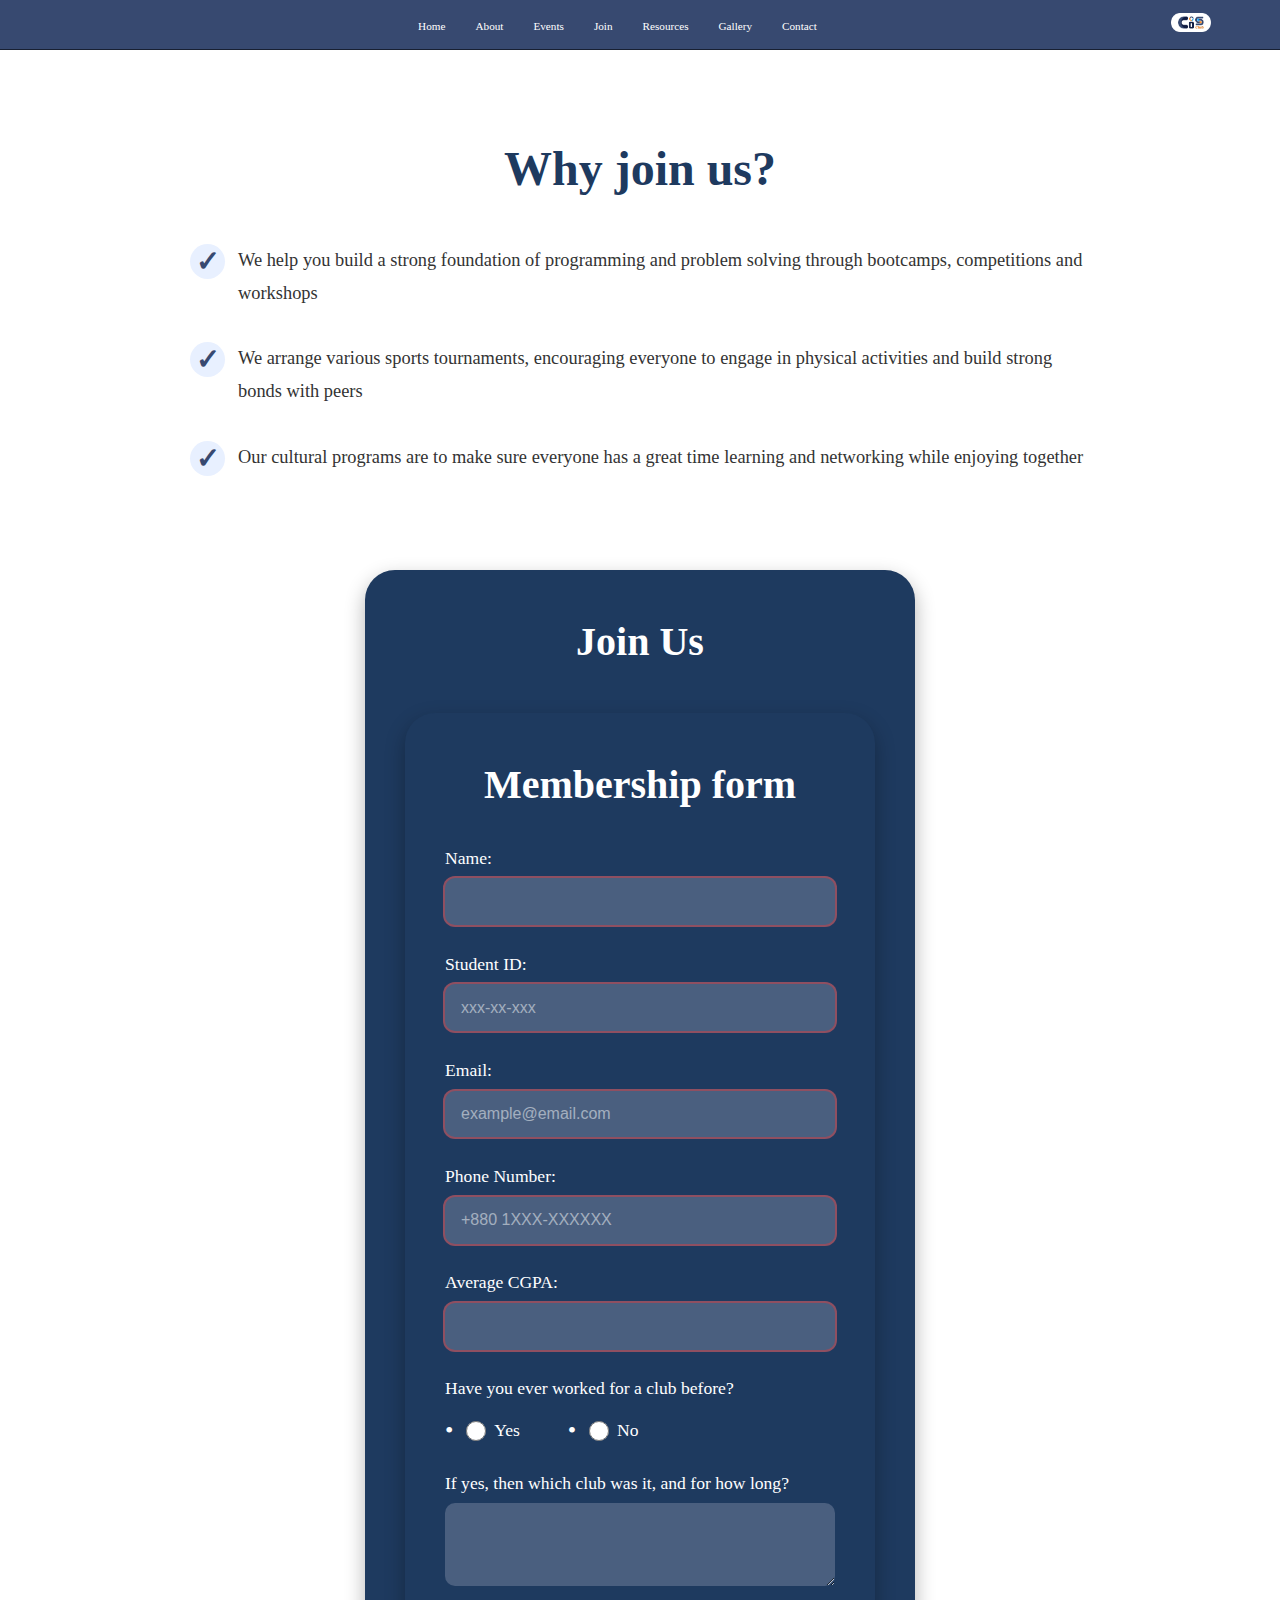
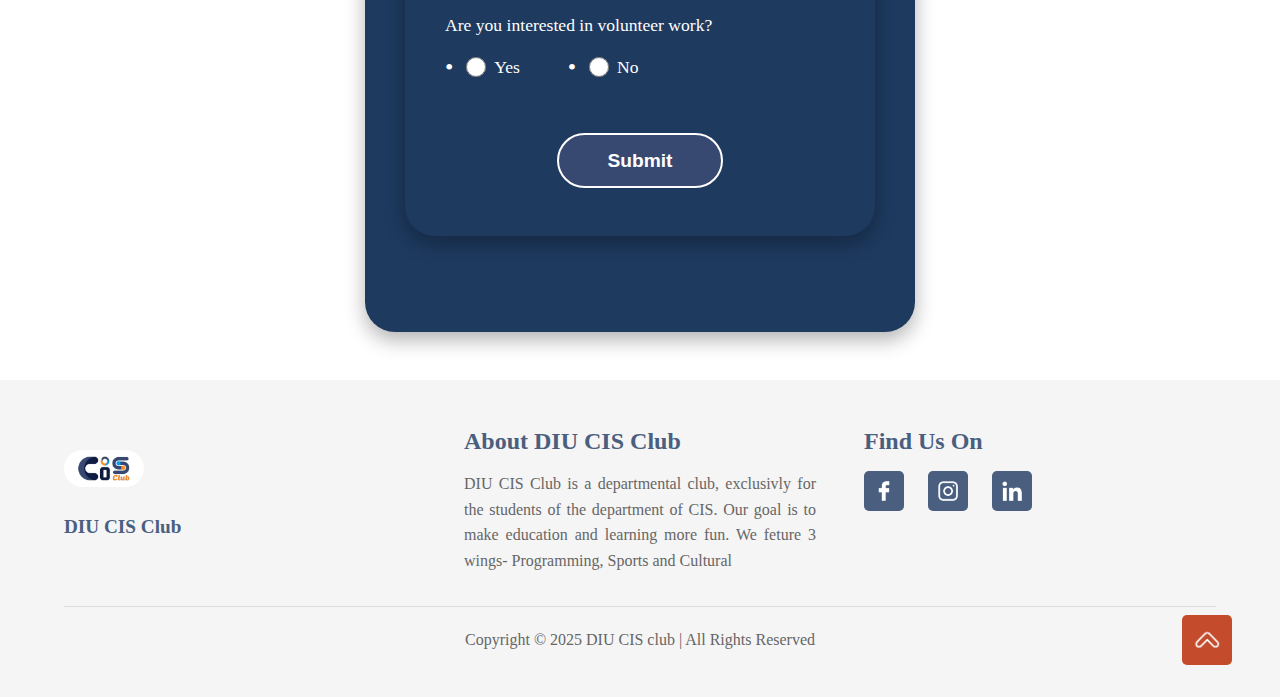
<file: join.html>
<!DOCTYPE html>
<html lang="en">
<head>
    <meta charset="UTF-8">
    <meta name="viewport" content="width=device-width, initial-scale=1.0">
    <title>DIU_CIS_Club_join</title>
    <link rel = "stylesheet" href = "style.css">
</head>
<body>
    
   <!--nav bar-->
   <nav>
    <ul class ="nav-links">
        <li> 
            <a href = "index.html">Home</a>
        </li>
        <li> 
            <a href = "about.html">About</a>
        </li>
        <li> 
            <a href = "events.html">Events</a>
        </li>
        <li> 
            <a href = "join.html">Join</a>
        </li>
        <li> 
            <a href = "resources.html">Resources</a>
        </li>
        <li> 
            <a href = "gallery.html">Gallery</a>
        </li>
        <li> 
            <a href = "contact.html">Contact</a>
        </li>
    </ul>

    <div class = "logo"> <img src ="clublogo.png" width = "40px"> </div>

   </nav>





<section class="benefits">
    <h1 class="benefits-title">Why join us?</h1>
    <ul class="benefits-list">
        <li>We help you build a strong foundation of programming and problem solving through bootcamps, competitions and workshops</li>
        <li>We arrange various sports tournaments, encouraging everyone to engage in physical activities and build strong bonds with peers</li>
        <li>Our cultural programs are to make sure everyone has a great time learning and networking while enjoying together</li>
    </ul>
</section>







   <div class="form-container">
       <h1 class="form-title">Join Us</h1>
       
<div class="form-container">
       <h1 class="form-title">Membership form</h1>
       
       <form class="join-form" id="joinForm">
           <div class="form-group">
               <label for="name">Name:</label>
               <input type="text" id="name" name="name" pattern="[A-Za-z\s]+" title="Please enter letters only" required>
           </div>

           <div class="form-group">
               <label for="student-id">Student ID:</label>
               <input type="text" id="student-id" name="student-id" pattern="[\d\-]+" placeholder="xxx-xx-xxx" title="Please enter numbers and dashes only" required>
           </div>

            <div class="form-group">
                <label for="email">Email:</label>
                <input type="email" id="email" name="email" placeholder="example@email.com" required>
            </div>

           
            <div class="form-group">
                <label for="phone">Phone Number:</label>
                <input type="tel" id="phone" name="phone" pattern="[0-9\+\-\s]+" placeholder="+880 1XXX-XXXXXX" title="Please enter a valid phone number" required>
            </div>

           <div class="form-group">
               <label for="cgpa">Average CGPA:</label>
               <input type="text" id="cgpa" name="cgpa" pattern="[0-9]*\.?[0-9]+" title="Please enter numbers only" required>
           </div>

           <div class="form-group">
               <label>Have you ever worked for a club before?</label>
               <div class="radio-group">
                   <label class="radio-label">
                       <input type="radio" name="club-experience" value="yes" required>
                       Yes
                   </label>
                   <label class="radio-label">
                       <input type="radio" name="club-experience" value="no">
                       No
                   </label>
               </div>
           </div>

           <div class="form-group">
               <label for="club-details">If yes, then which club was it, and for how long?</label>
               <textarea id="club-details" name="club-details" rows="3"></textarea>
           </div>

           <div class="form-group">
               <label>Are you interested in volunteer work?</label>
               <div class="radio-group">
                   <label class="radio-label">
                       <input type="radio" name="volunteer" value="yes" required>
                       Yes
                   </label>
                   <label class="radio-label">
                       <input type="radio" name="volunteer" value="no">
                       No
                   </label>
               </div>
           </div>

           <button type="submit" class="submit-btn">Submit</button>
       </form>
   </div>
 </div>









<footer class="footer">
    <div class="footer-content">
        <div class="footer-section">
            <div class="footer-logo">
                <img src="clublogo.png" alt="Club Logo">
            </div>
            <h3>DIU CIS Club</h3>
        </div>
        
        <div class="footer-section">
            <h2>About DIU CIS Club</h2>
            <p>DIU CIS Club is a departmental club, exclusivly for the students of the department of CIS. Our goal is to make education and learning more fun. We feture 3 wings- Programming, Sports and Cultural </p>
        </div>
        
        <div class="footer-section">
            <h2>Find Us On</h2>
            <div class="social-icons">
                <a href="#"><img src="icons/fb.png" alt="Facebook"></a>
                <a href="#"><img src="icons/ig.png" alt="Instagram"></a>
                <a href="#"><img src="icons/lin.png" alt="LinkedIn"></a>
            </div>
        </div>
    </div>
    
    <div class="footer-bottom">
        <p>Copyright © 2025 DIU CIS club | All Rights Reserved</p>
    </div>
    
    <a href="#" class="scroll-to-top">
        <img src="icons/top.png">
        <i class="fas fa-chevron-up"></i>
    </a>
</footer>





</body>
</html>
</file>
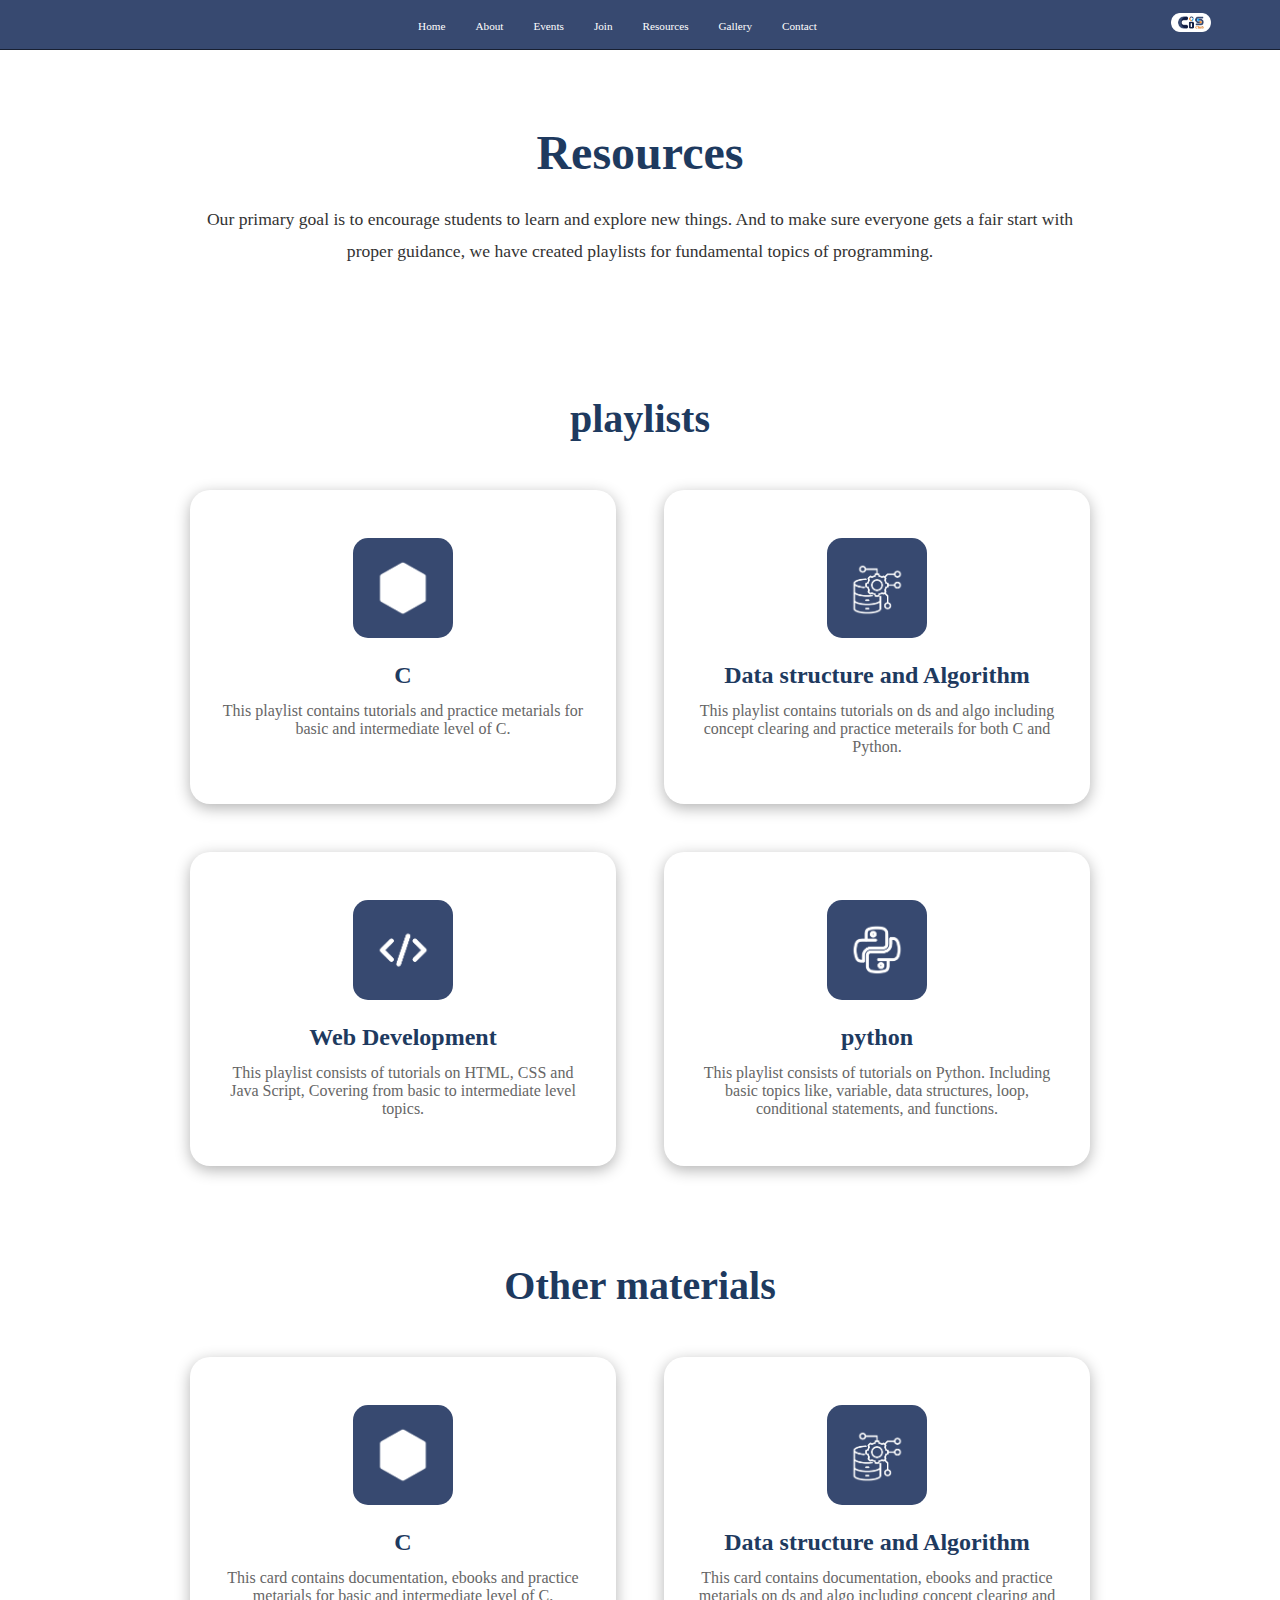
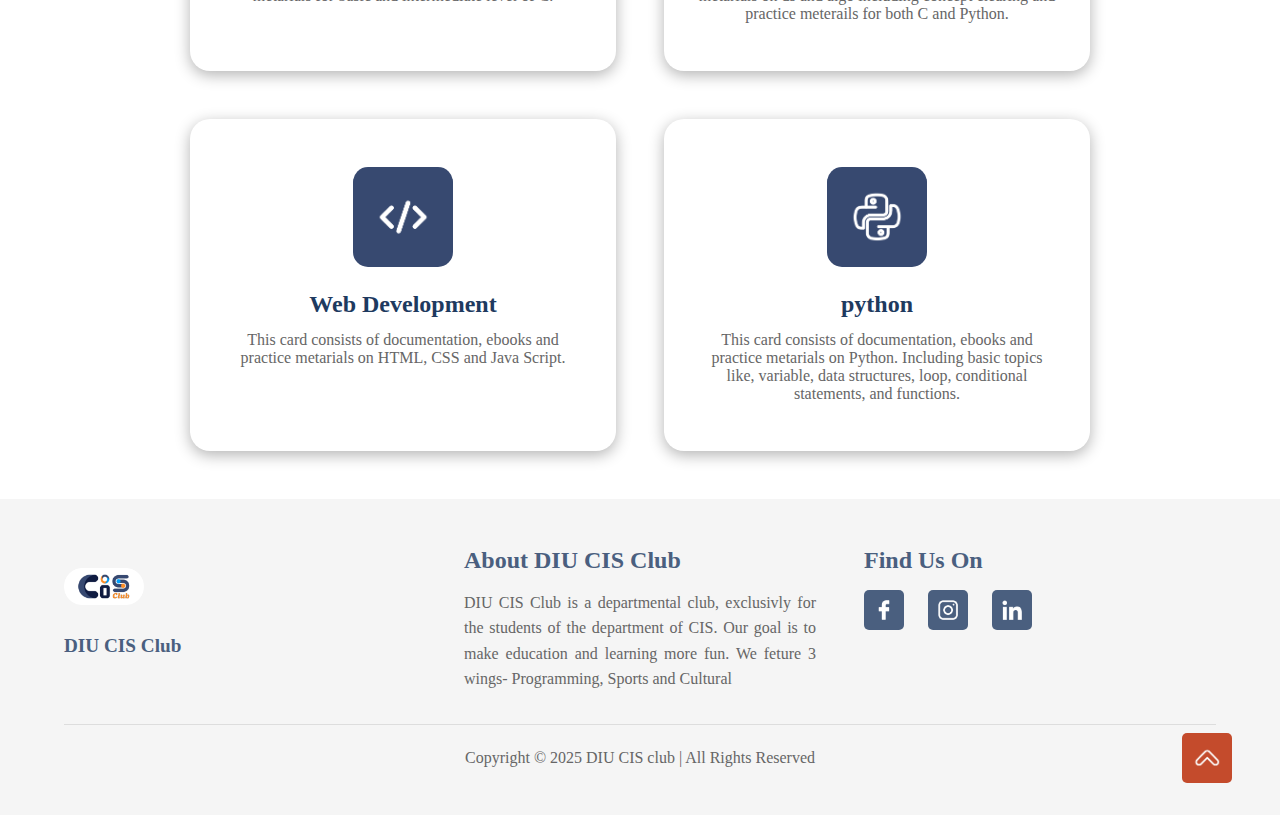
<file: resources.html>
<!DOCTYPE html>
<html lang="en">
<head>
    <meta charset="UTF-8">
    <meta name="viewport" content="width=device-width, initial-scale=1.0">
    <title>DIU_CIS_Club_resources</title>
    <link rel = "stylesheet" href = "style.css">
</head>
<body>
    
   <!--nav bar-->
   <nav>
    <ul class ="nav-links">
        <li> 
            <a href = "index.html">Home</a>
        </li>
        <li> 
            <a href = "about.html">About</a>
        </li>
        <li> 
            <a href = "events.html">Events</a>
        </li>
        <li> 
            <a href = "join.html">Join</a>
        </li>
        <li> 
            <a href = "resources.html">Resources</a>
        </li>
        <li> 
            <a href = "gallery.html">Gallery</a>
        </li>
        <li> 
            <a href = "contact.html">Contact</a>
        </li>
    </ul>

    <div class = "logo"> <img src ="clublogo.png" width = "40px"> </div>

   </nav>

   <section class="resources-hero">
       <h1 class="resources-title">Resources</h1>
       <p class="resources-description">
           Our primary goal is to encourage students to learn and explore new things. And to make sure everyone gets a fair start with proper guidance, we have created playlists for fundamental topics of programming.
       </p>
   </section>

   <section class="playlists-section">
       <h2 class="playlists-heading">playlists</h2>
       
       <div class="playlists-container">
           <a href="https://youtube.com/playlist?list=PLJ9aZX70enRkb42L3o0efjbEggEaCr0bp&si=4udetiKsDBcrpYol" class="playlist-card" target="_blank">
               <div class="playlist-icon">
                   <img src="icons/c.png" alt="Playlist Icon">
               </div>
               <h3>C</h3>
               <p>This playlist contains tutorials and practice metarials for basic and intermediate level of C.</p>
           </a>

           <a href="https://youtube.com/playlist?list=PLJ9aZX70enRkHwZ94caqyfJ7voB_uEyHw&si=zLi69ZiSbstkZgHM" class="playlist-card" target="_blank">
               <div class="playlist-icon">
                   <img src="icons/DS.png" alt="Playlist Icon">
               </div>
               <h3>Data structure and Algorithm</h3>
               <p>This playlist contains tutorials on ds and algo including concept clearing and practice meterails for both C and Python.</p>
           </a>

           <a href="https://youtube.com/playlist?list=PLJ9aZX70enRlm18DEvzjTliYC1oonCDx0&si=gukUN6bbYun9GeGF" class="playlist-card" target="_blank">
               <div class="playlist-icon">
                   <img src="icons/web.png" alt="Playlist Icon">
               </div>
               <h3>Web Development</h3>
               <p>This playlist consists of tutorials on HTML, CSS and Java Script, Covering from basic to intermediate level topics.</p>
           </a>

           <a href="https://youtube.com/playlist?list=PLJ9aZX70enRnGefcj1RW91PBnOodyHik6&si=QQdzNCU4Ep7hOTth" class="playlist-card" target="_blank">
               <div class="playlist-icon">
                   <img src="icons/py.png" alt="Playlist Icon">
               </div>
               <h3>python</h3>
               <p>This playlist consists of tutorials on Python. Including basic topics like, variable, data structures, loop, conditional statements, and functions.</p>
           </a>
       </div>
   </section>



   <section class="playlists-section">
       <h2 class="playlists-heading">Other materials</h2>
       
       <div class="playlists-container">
           <a href="https://drive.google.com/file/d/1tdNr58vqRfbRphj4xxmHnbyWr1USZ9tf/view?usp=drive_link" class="playlist-card" target="_blank">
               <div class="playlist-icon">
                   <img src="icons/c.png" alt="Playlist Icon">
               </div>
               <h3>C</h3>
               <p>This card contains documentation, ebooks and practice metarials for basic and intermediate level of C.</p>
           </a>

           <a href="https://drive.google.com/file/d/14o3o9H61SXnDW_-7XSAM4bOX9Ho3dRrY/view?usp=drive_link" class="playlist-card" target="_blank">
               <div class="playlist-icon">
                   <img src="icons/DS.png" alt="Playlist Icon">
               </div>
               <h3>Data structure and Algorithm</h3>
               <p>This card contains documentation, ebooks and practice metarials on ds and algo including concept clearing and practice meterails for both C and Python.</p>
           </a>

           <a href="https://drive.google.com/file/d/1crq3VuUZJkXtqXkuJ0f99FGdsjHfgRoZ/view?usp=drive_link" class="playlist-card" target="_blank">
               <div class="playlist-icon">
                   <img src="icons/web.png" alt="Playlist Icon">
               </div>
               <h3>Web Development</h3>
               <p>This card consists of documentation, ebooks and practice metarials on HTML, CSS and Java Script.</p>
           </a>

           <a href="https://drive.google.com/file/d/1TBb3aUEFpaKxC_dvx-M3DSYyiLdLYwr9/view?usp=drive_link" class="playlist-card" target="_blank">
               <div class="playlist-icon">
                   <img src="icons/py.png" alt="Playlist Icon">
               </div>
               <h3>python</h3>
               <p>This card consists of documentation, ebooks and practice metarials on Python. Including basic topics like, variable, data structures, loop, conditional statements, and functions.</p>
           </a>
       </div>
   </section>




<footer class="footer">
    <div class="footer-content">
        <div class="footer-section">
            <div class="footer-logo">
                <img src="clublogo.png" alt="Club Logo">
            </div>
            <h3>DIU CIS Club</h3>
        </div>
        
        <div class="footer-section">
            <h2>About DIU CIS Club</h2>
            <p>DIU CIS Club is a departmental club, exclusivly for the students of the department of CIS. Our goal is to make education and learning more fun. We feture 3 wings- Programming, Sports and Cultural </p>
        </div>
        
        <div class="footer-section">
            <h2>Find Us On</h2>
            <div class="social-icons">
                <a href="https://www.facebook.com/diucisclub"><img src="icons/fb.png" alt="Facebook"></a>
                <a href="#"><img src="icons/ig.png" alt="Instagram"></a>
                <a href="#"><img src="icons/lin.png" alt="LinkedIn"></a>
            </div>
        </div>
    </div>
    
    <div class="footer-bottom">
        <p>Copyright © 2025 DIU CIS club | All Rights Reserved</p>
    </div>
    
    <a href="#" class="scroll-to-top">
        <img src="icons/top.png">
        <i class="fas fa-chevron-up"></i>
    </a>
</footer>

</body>
</html>
</file>
<file: style.css>
/* ============================================
   1. GLOBAL STYLES / RESET
   ============================================ */

* {
    margin: 0;
    padding: 0;
    box-sizing: border-box;
}

body {
    background: #ffffff;
    align-items: center;
    justify-content: center;
    min-height: 100vh;
    overflow-x: hidden;
    padding-top: 45px;
}


/* ============================================
   2. NAVIGATION BAR
   ============================================ */

nav {
    width: 100%;
    height: 50px;
    padding: 1rem 5%;
    background: #374970;
    border-bottom: 1px solid #182032;
    backdrop-filter: blur(15px);
    margin-bottom: 0;
    display: flex;
    align-items: center;
    justify-content: space-between;
    position: fixed;
    top: 0;
    left: 0;
    z-index: 1000;
    display: flex;
    align-items: center;
    justify-content: space-between;    
}

.logo {
    margin-right: 5px; 
}

.nav-links {
    list-style: none;
    display: flex;
    justify-content: center;  /* center links inside */
    flex: 1;      
}

.nav-links li a {
    position: relative;
    font-size: 0.7rem;
    font-weight: 500;
    text-decoration: none;
    margin: 5px;
    color: #ffffff;
    padding: 10px;
    transition: 0.3s;
    border-radius: 50px;
}

.nav-links li a:hover {
    background-color: #ffffff;
    color: #101c43;
    padding: 10px;
}




/* ============================================
   3. HOME PAGE
   ============================================ */

/* --- Hero Slider --- */
.hero-slider {
    width: 100%;
    
    overflow: hidden;
    position: relative;
    margin-bottom: 50px;
}

.hero-slide-track {
    display: flex;
    width: 300%;
    height: 100%;
    animation: scroll-hero 9s ease-in-out infinite;
}

@keyframes scroll-hero {
    0% {
        transform: translateX(0);
    }
    33.33% {
        transform: translateX(0);
    }
    36.66% {
        transform: translateX(-33.333%);
    }
    66.66% {
        transform: translateX(-33.333%);
    }
    69.99% {
        transform: translateX(-66.666%);
    }
    96.66% {
        transform: translateX(-66.666%);
    }
    100% {
        transform: translateX(0);
    }
}

.hero-slide {
    width: 33.333%;
    height: 100%;
    flex-shrink: 0;
}

.hero-slide img {
    width: 100%;
    height: 100%;
    object-fit: cover;
}

/* --- Ongoing/Upcoming Events Section --- */
.events-heading {
    font-size: 2rem;
    color: #1e3a5f;
    text-align: center;
    margin-bottom: 2rem;
    margin-top: 3rem;
    font-weight: 600;
    background: transparent;
}

.events-section {
    width: 100%;
    padding: 3rem 5%;
    background: #f5f5f5;
}

.events-container {
    display: flex;
    gap: 2rem;
    justify-content: center;
    align-items: center;
    padding: 2rem 0;
    flex-wrap: wrap;
}

.event-card {
    width: 350px;
    height: 200px;
    flex-shrink: 0;
    transition: all 0.3s ease;
}

.event-card img {
    width: 100%;
    height: 100%;
    object-fit: cover;
    border-radius: 15px;
    box-shadow: 0 4px 15px rgba(0, 0, 0, 0.2);
    transition: transform 0.3s ease;
}

.event-card img:hover {
    transform: translateY(-5px);
}

/* --- Advisor Panel Slider --- */
.advsr {
    color: #101c42;
    font-size: 25px;
    text-align: center;
}

.adv-slider {
    margin: 0 auto;
    width: calc(50%);
    max-width: 100%;
    height: 274px;
    overflow: hidden;
    position: relative;
}

.adv-slide-track {
    display: flex;
    width: calc(200px * 12);
    animation: scroll-adv 30s linear infinite;
}

@keyframes scroll-adv {
    0% {
        transform: translateX(0);
    }
    100% {
        transform: translateX(calc(-200px * 8));
    }
}

.adv-slide {
    height: 217px;
    width: 200px;
    display: flex;
    align-items: center;
    justify-content: center;
    padding: 20px;
    flex-shrink: 0;
}

.adv-slide img {
    width: 100%;
    height: 100%;
    object-fit: cover;
    border-radius: 20px;
    box-shadow: 0 4px 15px rgba(0, 0, 0, 0.3);
    transition: transform 0.3s ease;
}

.adv-slide img:hover {
    transform: scale(1.05);
}

/* --- Executive Committee Slider --- */
.excom {
    color: #101c42;
    font-size: 25px;
    text-align: center;
}

.excom-slider {
    margin: 0 auto;
    width: calc(80%);
    max-width: 100%;
    height: 274px;
    overflow: hidden;
    position: relative;
}

.excom-slide-track {
    display: flex;
    width: calc(250px * 28);
    animation: scroll-excom 50s linear infinite;
}

@keyframes scroll-excom {
    0% {
        transform: translateX(0);
    }
    100% {
        transform: translateX(calc(-250px * 14));
    }
}

.excom-slide {
    height: 271px;
    width: 250px;
    display: flex;
    align-items: center;
    justify-content: center;
    padding: 20px;
    flex-shrink: 0;
}

.excom-slide img {
    width: 100%;
    height: 100%;
    object-fit: cover;
    border-radius: 20px;
    box-shadow: 0 4px 15px rgba(0, 0, 0, 0.3);
    transition: transform 0.3s ease;
}

.excom-slide img:hover {
    transform: scale(1.05);
}

/* --- Bottom Buttons (Home/About) --- */
.bottom-buttons {
    display: flex;
    justify-content: center;
    gap: 10px;
    margin: 25px 0;
}

.bottom-buttons .btn {
    padding: 5px 15px;
    font-size: 25px;
    font-weight: 600;
    color: #ffffff;
    background: #374970;
    border-radius: 25px;
    text-decoration: none;
    transition: 0.3s;
}

.bottom-buttons .btn:hover {
    background: #101c43;
    transform: translateY(-3px);
}


/* ============================================
   4. ABOUT US PAGE
   ============================================ */

/* --- About Hero Section --- */
.about-hero {
    max-width: 1200px;
    margin: 3rem auto;
    padding: 2rem 5%;
    text-align: center;
}

.about-title {
    font-size: 3rem;
    color: #1e3a5f;
    margin-bottom: 2rem;
    font-weight: 700;
}

.about-description {
    font-size: 1.15rem;
    line-height: 2;
    color: #333;
    text-align: justify;
    max-width: 1100px;
    margin: 0 auto;
}

/* --- Wings Section --- */
.wings-section {
    width: 100%;
    padding: 4rem 5%;
    background: #f5f5f5;
}

.wings-title {
    font-size: 2.5rem;
    color: #1e3a5f;
    text-align: center;
    margin-bottom: 3rem;
    font-weight: 600;
}

.wings-container {
    display: grid;
    grid-template-columns: repeat(3, 1fr);
    gap: 3rem;
    max-width: 1200px;
    margin: 0 auto;
}

.wing-card {
    background: #ffffff;
    border-radius: 20px;
    padding: 2.5rem 2rem;
    text-align: center;
    box-shadow: 0 4px 15px rgba(0, 0, 0, 0.1);
    transition: all 0.3s ease;
    border: 2px solid transparent;
}

.wing-card:hover {
    transform: translateY(-10px);
    box-shadow: 0 8px 25px rgba(0, 0, 0, 0.15);
    border: 2px solid #374970;
}

.wing-icon {
    width: 120px;
    height: 120px;
    margin: 0 auto 1.5rem;
    background: #374970;
    border-radius: 20px;
    display: flex;
    align-items: center;
    justify-content: center;
    padding: 20px;
    transition: 0.3s;
}

.wing-card:hover .wing-icon {
    background: #1e3a5f;
    transform: scale(1.05);
}

.wing-icon img {
    width: 100%;
    height: 100%;
    object-fit: contain;
    filter: brightness(0) invert(1);
}

.wing-card h3 {
    font-size: 1.8rem;
    color: #1e3a5f;
    margin-bottom: 1rem;
    font-weight: 600;
}

.wing-card p {
    font-size: 1rem;
    color: #666;
    line-height: 1.6;
}

@media (max-width: 968px) {
    .wings-container {
        grid-template-columns: 1fr;
        gap: 2rem;
    }

    .about-title {
        font-size: 2.5rem;
    }

    .wings-title {
        font-size: 2rem;
    }
}


/* ============================================
   5. EVENTS PAGE
   ============================================ */

/* --- Past Events Section --- */
.past-events-section {
    width: 100%;
    padding: 3rem 5%;
    background: #ffffff;
}

.past-events-container {
    display: grid;
    grid-template-columns: repeat(2, 1fr);
    gap: 2.5rem;
    max-width: 1200px;
    margin: 0 auto;
}

.past-event-card {
    background: #1e3a5f;
    border-radius: 20px;
    padding: 1.5rem;
    box-shadow: 0 4px 15px rgba(0, 0, 0, 0.2);
    transition: transform 0.3s ease;
}

.past-event-card:hover {
    transform: translateY(-5px);
    box-shadow: 0 6px 20px rgba(0, 0, 0, 0.3);
}

.past-event-image {
    width: 100%;
    height: 250px;
    border-radius: 15px;
    overflow: hidden;
    border: 3px solid #ffffff;
}

.past-event-image img {
    width: 100%;
    height: 100%;
    object-fit: cover;
}

.past-event-info {
    padding: 1rem 0.5rem;
    color: #ffffff;
}

.past-event-info h3 {
    font-size: 1.5rem;
    margin-bottom: 0.5rem;
    color: #ffffff;
}

.event-date {
    font-size: 0.9rem;
    color: #e98a33;
    margin-bottom: 0.8rem;
}

.event-description {
    font-size: 0.95rem;
    line-height: 1.6;
    color: rgba(255, 255, 255, 0.9);
}

@media (max-width: 768px) {
    .past-events-container {
        grid-template-columns: 1fr;
    }
}


a.past-event-card {
    text-decoration: none;
    display: block;
    cursor: pointer;
}

.view-gallery-hint {
    display: inline-block;
    margin-top: 1rem;
    font-size: 0.9rem;
    color: #e98a33;
    font-weight: 500;
    opacity: 0.8;
    transition: all 0.3s ease;
}

a.past-event-card:hover .view-gallery-hint {
    opacity: 1;
    transform: translateX(5px);
}

a.past-event-card:hover {
    transform: translateY(-8px);
}

/* Filter buttons styled like Join/Learn buttons */
.filter-container {
    display: flex;
    justify-content: center;
    gap: 10px;
    margin: 25px 0 2rem;
    flex-wrap: wrap;
    padding: 0 5%;
}

.filter-btn {
    padding: 5px 15px;
    font-size: 1rem;
    font-weight: 600;
    color: #ffffff;
    background: #374970;
    border-radius: 25px;
    border: none;
    cursor: pointer;
    text-decoration: none;
    transition: 0.3s;
}

.filter-btn:hover {
    background: #101c43;
    transform: translateY(-3px);
}

.filter-btn.active {
    background: #101c43;
}

/* --- Category Tags on Cards --- */
.event-category-tag {
    display: inline-block;
    padding: 0.3rem 0.8rem;
    font-size: 0.75rem;
    font-weight: 600;
    border-radius: 20px;
    margin-bottom: 0.5rem;
    text-transform: uppercase;
    letter-spacing: 0.5px;
}

.event-category-tag.programming {
    background: #4a90a4;
    color: #ffffff;
}

.event-category-tag.sports {
    background: #5cb85c;
    color: #ffffff;
}

.event-category-tag.cultural {
    background: #f0ad4e;
    color: #ffffff;
}

/* --- Hide filtered cards --- */
.past-event-card.hidden {
    display: none;
}

/* --- Animation for showing cards --- */
.past-event-card {
    animation: fadeIn 0.4s ease;
}

@keyframes fadeIn {
    from {
        opacity: 0;
        transform: translateY(20px);
    }
    to {
        opacity: 1;
        transform: translateY(0);
    }
}

/* --- Responsive --- */
@media (max-width: 576px) {
    .filter-btn {
        padding: 0.5rem 1rem;
        font-size: 0.9rem;
    }
}

/* ============================================
   6. JOIN PAGE
   ============================================ */

/* --- Benefits Section --- */
.benefits {
    max-width: 1200px;
    margin: 4rem auto;
    padding: 2rem 5%;
}

.benefits-title {
    font-size: 3rem;
    color: #1e3a5f;
    margin-bottom: 3rem;
    font-weight: 700;
    text-align: center;
}

.benefits-list {
    list-style: none;
    padding: 0;
    display: flex;
    flex-direction: column;
    gap: 2rem;
    max-width: 900px;
    margin: 0 auto;
}

.benefits-list li {
    font-size: 1.15rem;
    line-height: 1.8;
    color: #333;
    padding-left: 3rem;
    position: relative;
    text-align: left;
}

.benefits-list li::before {
    content: "✓";
    position: absolute;
    left: 0;
    font-size: 1.8rem;
    color: #374970;
    font-weight: bold;
    width: 35px;
    height: 35px;
    background: #e8f0ff;
    border-radius: 50%;
    display: flex;
    align-items: center;
    justify-content: center;
    line-height: 1;
}

@media (max-width: 768px) {
    .benefits-title {
        font-size: 2.5rem;
    }

    .benefits-list li {
        font-size: 1rem;
        padding-left: 2.5rem;
    }
}

/* --- Join Form --- */
.form-container {
    max-width: 550px;
    margin: 3rem auto;
    padding: 3rem 2.5rem;
    background: #1e3a5f;
    border-radius: 30px;
    box-shadow: 0 8px 20px rgba(0, 0, 0, 0.3);
}

.form-title {
    font-size: 2.5rem;
    color: #ffffff;
    text-align: center;
    margin-bottom: 2.5rem;
    font-weight: 600;
}

.join-form {
    display: flex;
    flex-direction: column;
    gap: 1.8rem;
}

.form-group {
    display: flex;
    flex-direction: column;
    gap: 0.6rem;
}

.form-group label {
    font-size: 1.1rem;
    color: #ffffff;
    font-weight: 500;
}

.form-group input[type="text"] {
    padding: 0.9rem 1rem;
    font-size: 1rem;
    border: none;
    border-radius: 10px;
    background: #4a5f7f;
    color: #ffffff;
    transition: all 0.3s ease;
}

.form-group input[type="text"]:focus {
    outline: none;
    background: #5a6f8f;
    box-shadow: 0 0 0 3px rgba(255, 255, 255, 0.2);
    transform: translateY(-2px);
}

.form-group input[type="text"]::placeholder {
    color: rgba(255, 255, 255, 0.5);
}

.form-group input[type="text"]:invalid {
    box-shadow: 0 0 0 2px rgba(255, 100, 100, 0.5);
}


.form-group input[type="email"],
.form-group input[type="tel"] {
    padding: 0.9rem 1rem;
    font-size: 1rem;
    border: none;
    border-radius: 10px;
    background: #4a5f7f;
    color: #ffffff;
    transition: all 0.3s ease;
}

.form-group input[type="email"]:focus,
.form-group input[type="tel"]:focus {
    outline: none;
    background: #5a6f8f;
    box-shadow: 0 0 0 3px rgba(255, 255, 255, 0.2);
    transform: translateY(-2px);
}

.form-group input[type="email"]::placeholder,
.form-group input[type="tel"]::placeholder {
    color: rgba(255, 255, 255, 0.5);
}

.form-group input[type="email"]:invalid,
.form-group input[type="tel"]:invalid {
    box-shadow: 0 0 0 2px rgba(255, 100, 100, 0.5);
}


.form-group textarea {
    padding: 0.9rem 1rem;
    font-size: 1rem;
    border: none;
    border-radius: 10px;
    background: #4a5f7f;
    color: #ffffff;
    resize: vertical;
    font-family: inherit;
    transition: all 0.3s ease;
    min-height: 80px;
}

.form-group textarea:focus {
    outline: none;
    background: #5a6f8f;
    box-shadow: 0 0 0 3px rgba(255, 255, 255, 0.2);
    transform: translateY(-2px);
}

.form-group textarea::placeholder {
    color: rgba(255, 255, 255, 0.5);
}

.radio-group {
    display: flex;
    gap: 3rem;
    margin-top: 0.5rem;
}

.radio-label {
    display: flex;
    align-items: center;
    gap: 0.5rem;
    font-size: 1rem;
    color: #ffffff;
    cursor: pointer;
    transition: 0.3s;
}

.radio-label:hover {
    transform: translateX(3px);
}

.radio-label input[type="radio"] {
    width: 20px;
    height: 20px;
    cursor: pointer;
    accent-color: #ffffff;
}

.radio-label::before {
    content: "•";
    font-size: 1.5rem;
    margin-right: 0.3rem;
}

.submit-btn {
    padding: 0.9rem 3rem;
    font-size: 1.2rem;
    font-weight: 600;
    color: #ffffff;
    background: #374970;
    border: 2px solid #ffffff;
    border-radius: 30px;
    cursor: pointer;
    transition: 0.3s;
    margin-top: 1.5rem;
    align-self: center;
}

.submit-btn:hover {
    background: #4a5f7f;
    transform: translateY(-3px);
    box-shadow: 0 5px 15px rgba(0, 0, 0, 0.3);
}

.submit-btn:active {
    transform: translateY(-1px);
}


/* ============================================
   7. RESOURCES PAGE
   ============================================ */

/* --- Resources Hero --- */
.resources-hero {
    max-width: 1000px;
    margin: 3rem auto;
    padding: 2rem 5%;
    text-align: center;
}

.resources-title {
    font-size: 3rem;
    color: #1e3a5f;
    margin-bottom: 1.5rem;
    font-weight: 700;
}

.resources-description {
    font-size: 1.1rem;
    line-height: 1.8;
    color: #333;
    text-align: center;
}

/* --- Playlists Section --- */
.playlists-section {
    width: 100%;
    padding: 3rem 5%;
    background: #ffffff;
}

.playlists-heading {
    font-size: 2.5rem;
    color: #1e3a5f;
    text-align: center;
    margin-bottom: 3rem;
    font-weight: 600;
}

.playlists-container {
    display: grid;
    grid-template-columns: repeat(2, 1fr);
    gap: 3rem;
    max-width: 900px;
    margin: 0 auto;
}

.playlist-card {
    background: #ffffff;
    border-radius: 20px;
    padding: 3rem 2rem;
    text-align: center;
    box-shadow: 0 4px 15px rgba(0, 0, 0, 0.3);
    transition: all 0.3s ease;
    text-decoration: none;
    display: block;
}

.playlist-card:hover {
    transform: translateY(-10px);
    box-shadow: 0 8px 25px rgba(0, 0, 0, 0.45);
}

.playlist-icon {
    width: 100px;
    height: 100px;
    margin: 0 auto 1.5rem;
    background: #374970;
    border-radius: 15px;
    display: flex;
    align-items: center;
    justify-content: center;
    padding: 20px;
    transition: 0.3s;
}

.playlist-card:hover .playlist-icon {
    background: #1e3a5f;
    transform: scale(1.05);
}

.playlist-icon img {
    width: 100%;
    height: 100%;
    object-fit: contain;
    filter: brightness(0) invert(1);
}

.playlist-card h3 {
    font-size: 1.5rem;
    color: #1e3a5f;
    margin-bottom: 0.8rem;
    font-weight: 600;
}

.playlist-card p {
    font-size: 1rem;
    color: #666;
}

@media (max-width: 768px) {
    .playlists-container {
        grid-template-columns: 1fr;
        gap: 2rem;
    }

    .resources-title {
        font-size: 2.5rem;
    }

    .playlists-heading {
        font-size: 2rem;
    }
}


/* ============================================
   8. GALLERY PAGE
   
   ============================================ */



/* --- Gallery Hero --- */
.gallery-hero {
    max-width: 1000px;
    margin: 3rem auto;
    padding: 2rem 5%;
    text-align: center;
}

.gallery-title {
    font-size: 3rem;
    color: #1e3a5f;
    margin-bottom: 1rem;
    font-weight: 700;
}

.gallery-description {
    font-size: 1.1rem;
    color: #555;
    line-height: 1.8;
}

/* --- Gallery Sections --- */
.gallery-section {
    max-width: 1200px;
    margin: 0 auto 4rem;
    padding: 2rem 5%;
    scroll-margin-top: 80px; /* Offset for fixed navbar when jumping to section */
}

.gallery-section-header {
    text-align: center;
    margin-bottom: 2rem;
    padding-bottom: 1rem;
    border-bottom: 3px solid #374970;
}

.gallery-event-title {
    font-size: 2rem;
    color: #1e3a5f;
    margin-bottom: 0.5rem;
    font-weight: 600;
}

.gallery-event-date {
    font-size: 1rem;
    color: #e98a33;
    font-weight: 500;
}

/* --- Gallery Grid --- */
.gallery-grid {
    display: grid;
    grid-template-columns: repeat(3, 1fr);
    gap: 1.5rem;
}

.gallery-item {
    position: relative;
    border-radius: 15px;
    overflow: hidden;
    box-shadow: 0 4px 15px rgba(0, 0, 0, 0.2);
    aspect-ratio: 4/3;
    transition: all 0.3s ease;
    border: 3px solid transparent;
}

.gallery-item:hover {
    transform: translateY(-10px);
    box-shadow: 0 8px 25px rgba(0, 0, 0, 0.3);
    border: 3px solid #374970;
}

.gallery-item img {
    width: 100%;
    height: 100%;
    object-fit: cover;
    transition: transform 0.3s ease;
}

.gallery-item:hover img {
    transform: scale(1.08);
}


/* --- Download Button --- */
.download-btn {
    position: absolute;
    bottom: 10px;
    right: 10px;
    width: 40px;
    height: 40px;
    background: #374970;
    border-radius: 10px;
    display: flex;
    align-items: center;
    justify-content: center;
    padding: 8px;
    opacity: 0;
    transition: all 0.3s ease;
    text-decoration: none;
}

.gallery-item:hover .download-btn {
    opacity: 1;
}

.download-btn:hover {
    background: #1e3a5f;
    transform: scale(1.1);
}

.download-btn img {
    width: 100%;
    height: 100%;
    object-fit: contain;
    filter: brightness(0) invert(1);
}

/* --- Gallery Responsive --- */
@media (max-width: 968px) {
    .gallery-grid {
        grid-template-columns: repeat(2, 1fr);
    }

    .gallery-title {
        font-size: 2.5rem;
    }
}

@media (max-width: 576px) {
    .gallery-grid {
        grid-template-columns: 1fr;
    }

    .gallery-event-title {
        font-size: 1.5rem;
    }

    .download-btn {
        opacity: 1; /* Always show on mobile */
    }
}


/* ============================================
   9. CONTACT PAGE
   ============================================ */

.contact-info-section {
    max-width: 1000px;
    margin: 4rem auto;
    padding: 2rem 5%;
    text-align: center;
}

.contact-info-header {
    margin-bottom: 1rem;
}

.contact-info-title {
    font-size: 3rem;
    color: #1e3a5f;
    font-weight: 700;
    display: inline-block;
    padding: 0.5rem 3rem;
    border-radius: 10px;
}

.contact-info-description {
    font-size: 1.1rem;
    color: #333;
    margin-bottom: 3rem;
}

.contact-cards-container {
    display: grid;
    grid-template-columns: repeat(3, 1fr);
    gap: 3rem;
    max-width: 900px;
    margin: 0 auto;
}

.contact-card {
    background: #ffffff;
    border-radius: 20px;
    padding: 3rem 2rem;
    text-align: center;
    box-shadow: 0 4px 15px rgba(0, 0, 0, 0.1);
    transition: all 0.3s ease;
    text-decoration: none;
    display: block;
}

.contact-card:hover {
    transform: translateY(-10px);
    box-shadow: 0 8px 25px rgba(0, 0, 0, 0.15);
}

.contact-icon {
    width: 100px;
    height: 100px;
    margin: 0 auto 1.5rem;
    background: #374970;
    border-radius: 15px;
    display: flex;
    align-items: center;
    justify-content: center;
    padding: 20px;
    transition: 0.3s;
}

.contact-card:hover .contact-icon {
    background: #1e3a5f;
    transform: scale(1.05);
}

.contact-icon img {
    width: 100%;
    height: 100%;
    object-fit: contain;
    filter: brightness(0) invert(1);
}

.contact-card h3 {
    font-size: 1.5rem;
    color: #1e3a5f;
    font-weight: 600;
}

@media (max-width: 768px) {
    .contact-cards-container {
        grid-template-columns: 1fr;
        gap: 2rem;
    }

    .contact-info-title {
        font-size: 2.5rem;
        padding: 0.5rem 2rem;
    }
}


/* ============================================
   10. FOOTER
   ============================================ */

.footer {
    background: #f5f5f5;
    padding: 3rem 5%;
    position: relative;
}

.footer-content {
    display: flex;
    justify-content: space-between;
    align-items: flex-start;
    gap: 3rem;
    max-width: 1200px;
    margin: 0 auto;
    flex-wrap: wrap;
}

.footer-section {
    flex: 1;
    min-width: 250px;
}

.footer-section h2 {
    font-size: 1.5rem;
    color: #4a5f7f;
    margin-bottom: 1rem;
}

.footer-section h3 {
    font-size: 1.2rem;
    color: #4a5f7f;
    margin-top: 0.5rem;
}

.footer-section p {
    color: #666;
    line-height: 1.6;
    text-align: justify;
}

.footer-logo {
    width: 80px;
    height: 80px;
}

.footer-logo img {
    width: 100%;
    height: 100%;
    object-fit: contain;
}

.social-icons {
    display: flex;
    gap: 1.5rem;
    margin-top: 1rem;
}

.social-icons a {
    width: 40px;
    height: 40px;
    display: flex;
    align-items: center;
    justify-content: center;
    background: #4a5f7f;
    color: #ffffff;
    border-radius: 5px;
    text-decoration: none;
    transition: 0.3s;
    padding: 8px;
}

.social-icons a img {
    width: 100%;
    height: 100%;
    object-fit: contain;
}

.social-icons a:hover {
    background: #374970;
    transform: translateY(-3px);
}

.footer-bottom {
    text-align: center;
    margin-top: 2rem;
    padding-top: 1.5rem;
    border-top: 1px solid #ddd;
    color: #666;
}

.scroll-to-top {
    position: absolute;
    bottom: 2rem;
    right: 3rem;
    width: 50px;
    height: 50px;
    background: #c44b2c;
    color: #ffffff;
    display: flex;
    align-items: center;
    justify-content: center;
    border-radius: 5px;
    text-decoration: none;
    transition: 0.3s;
    padding: 10px;
}

.scroll-to-top img {
    width: 100%;
    height: 100%;
    object-fit: contain;
}

.scroll-to-top:hover {
    background: #a33d24;
    transform: translateY(-3px);
}
</file>
